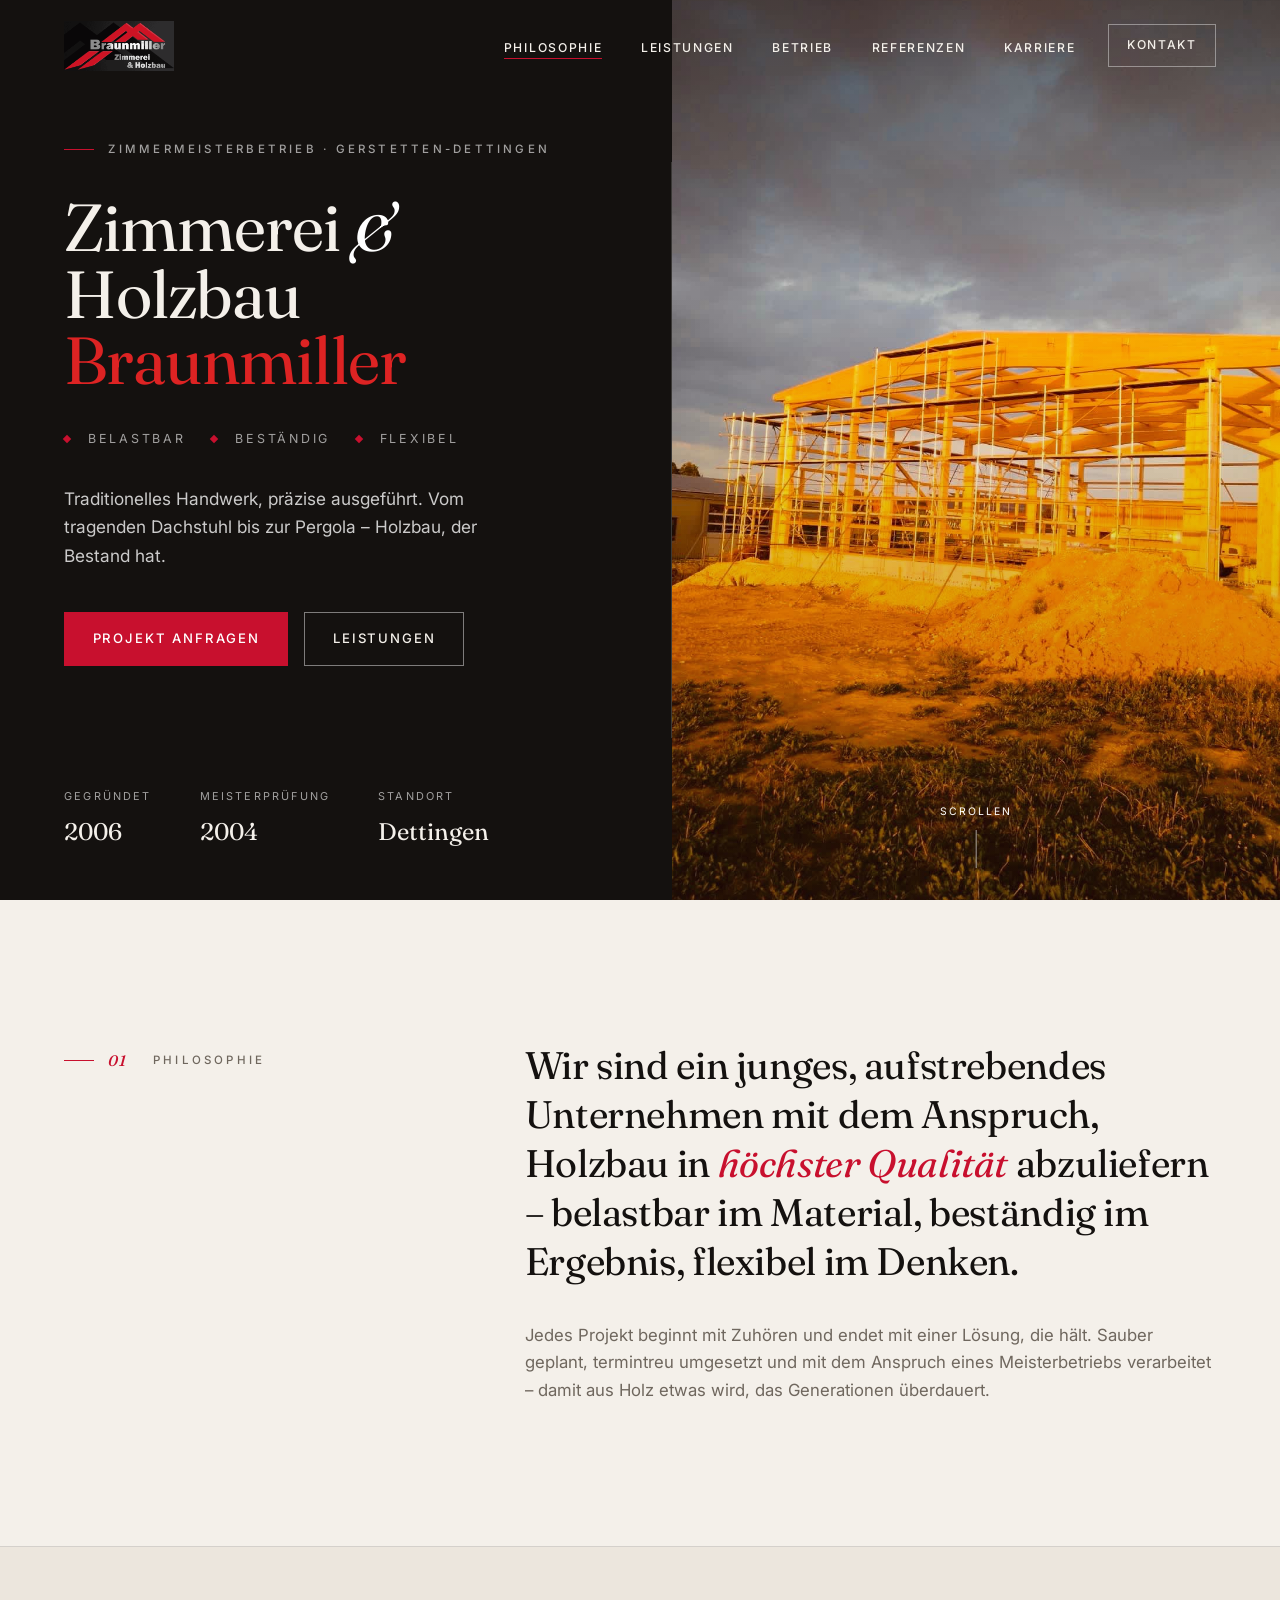
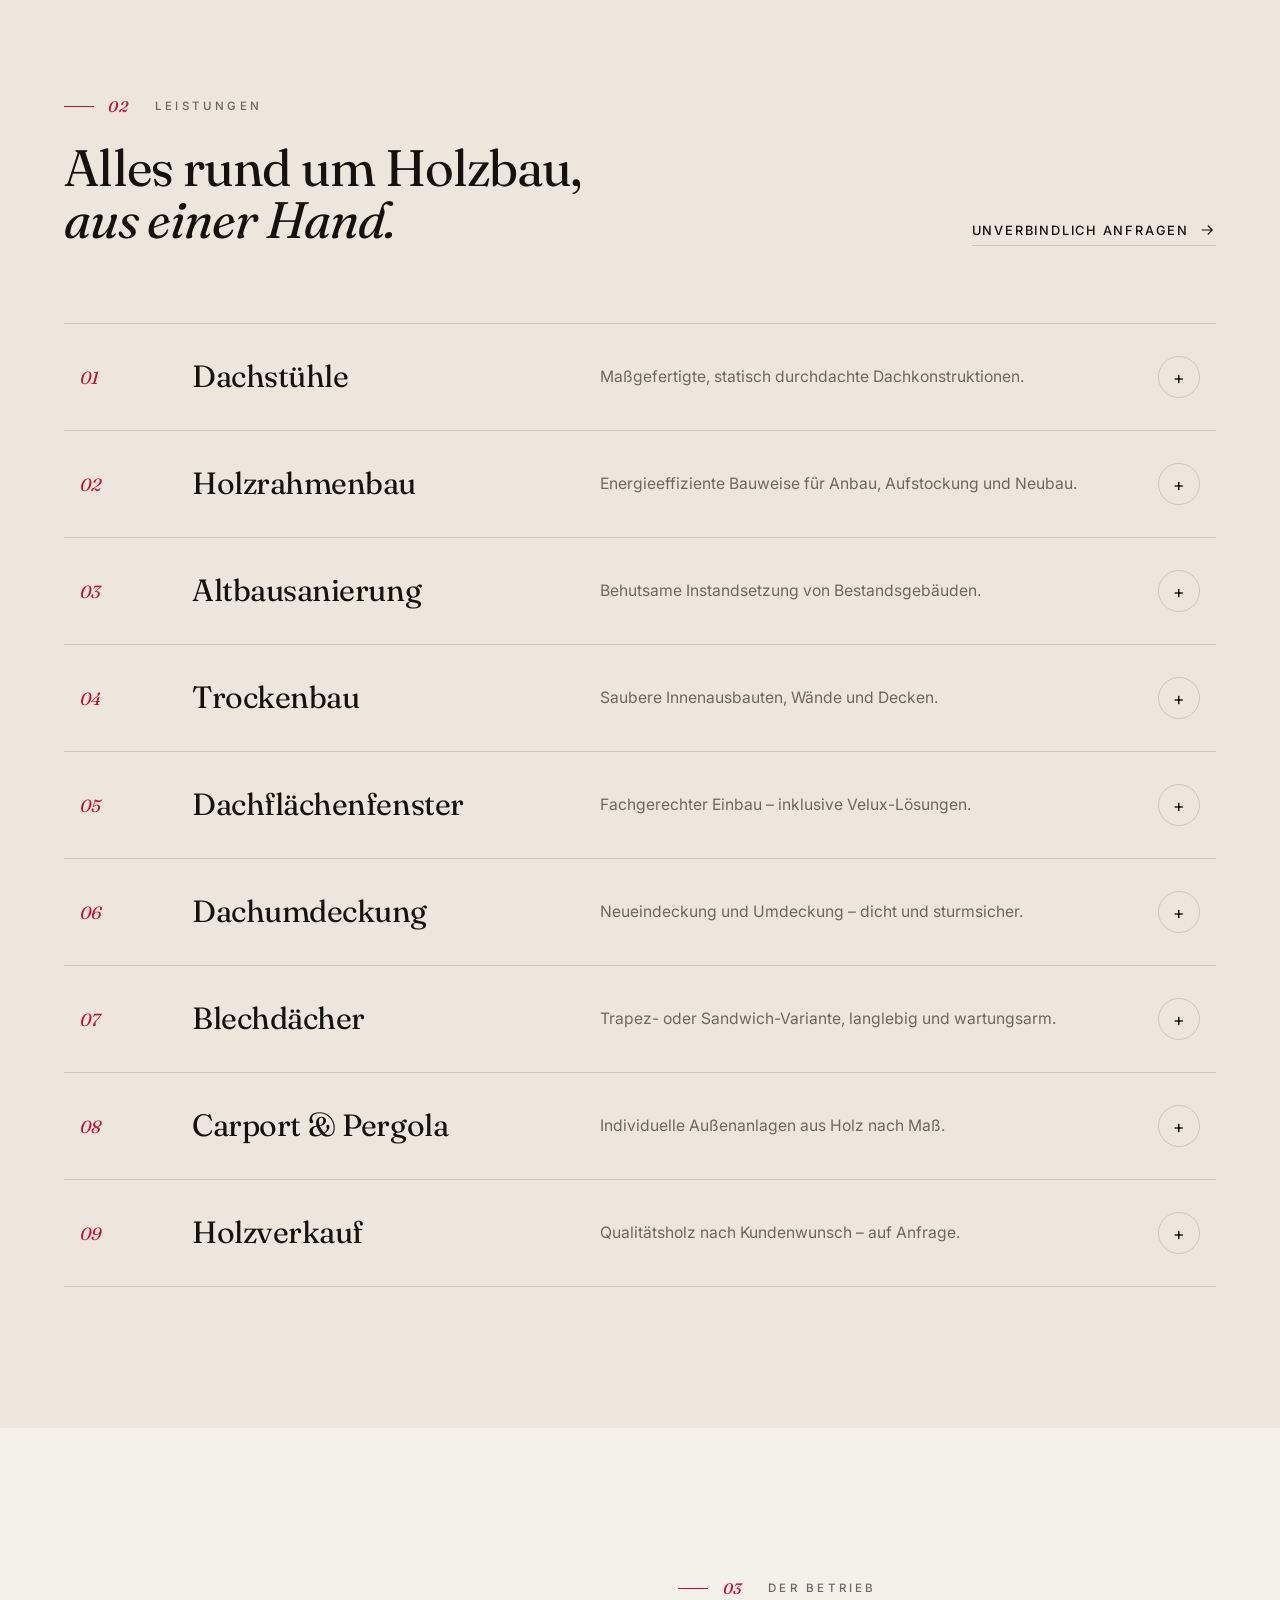
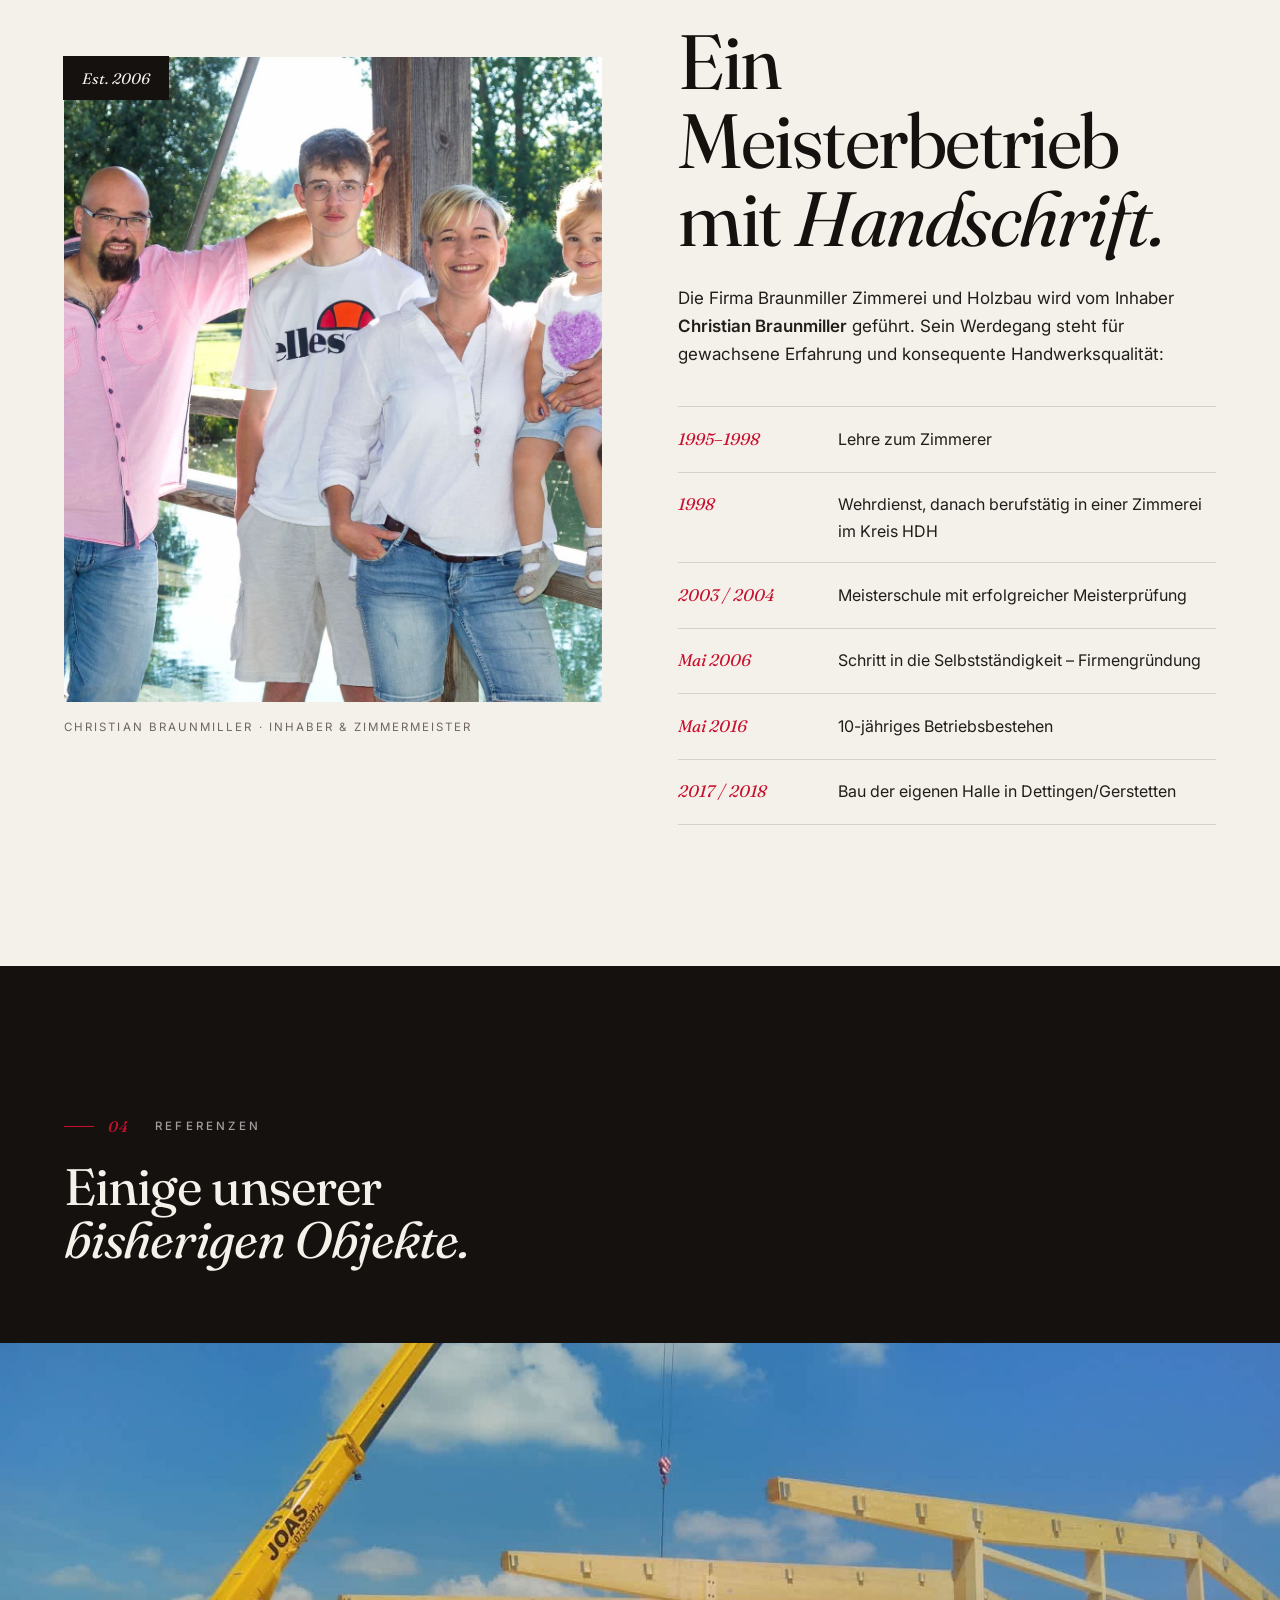
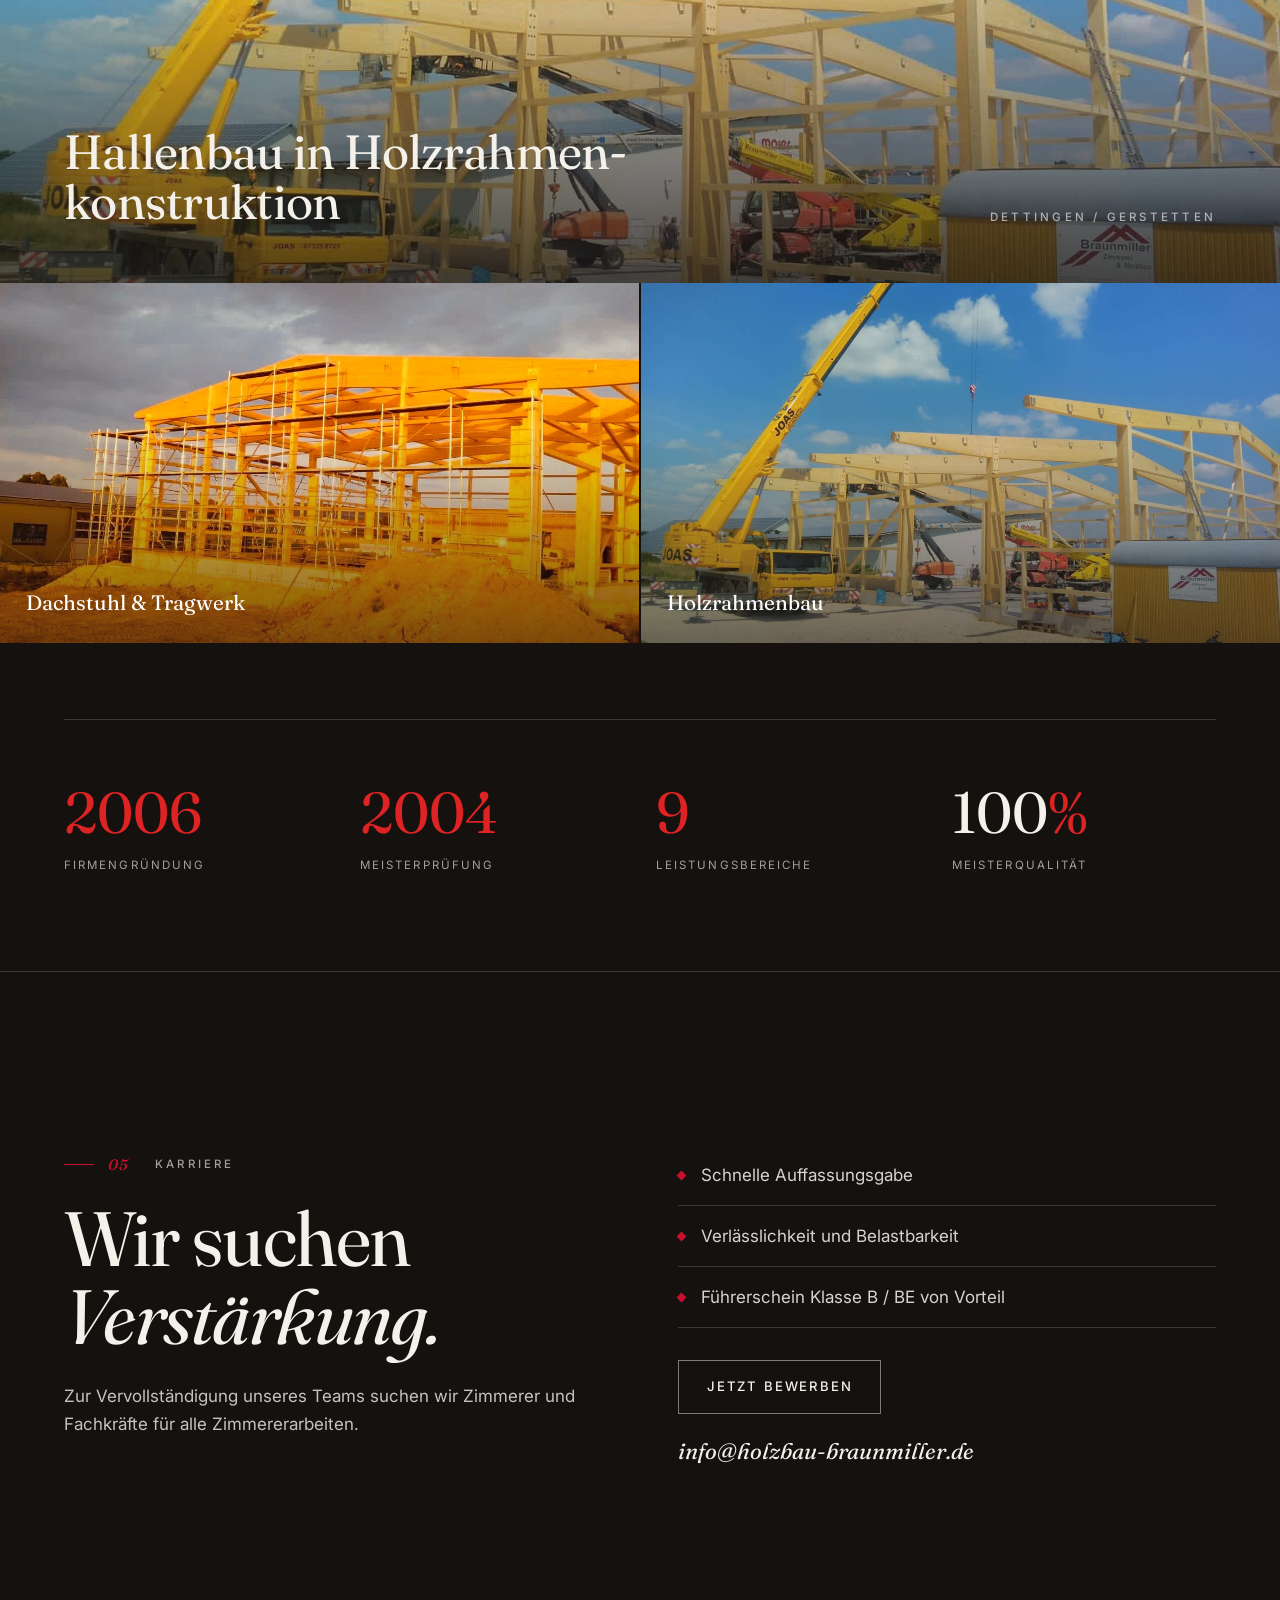
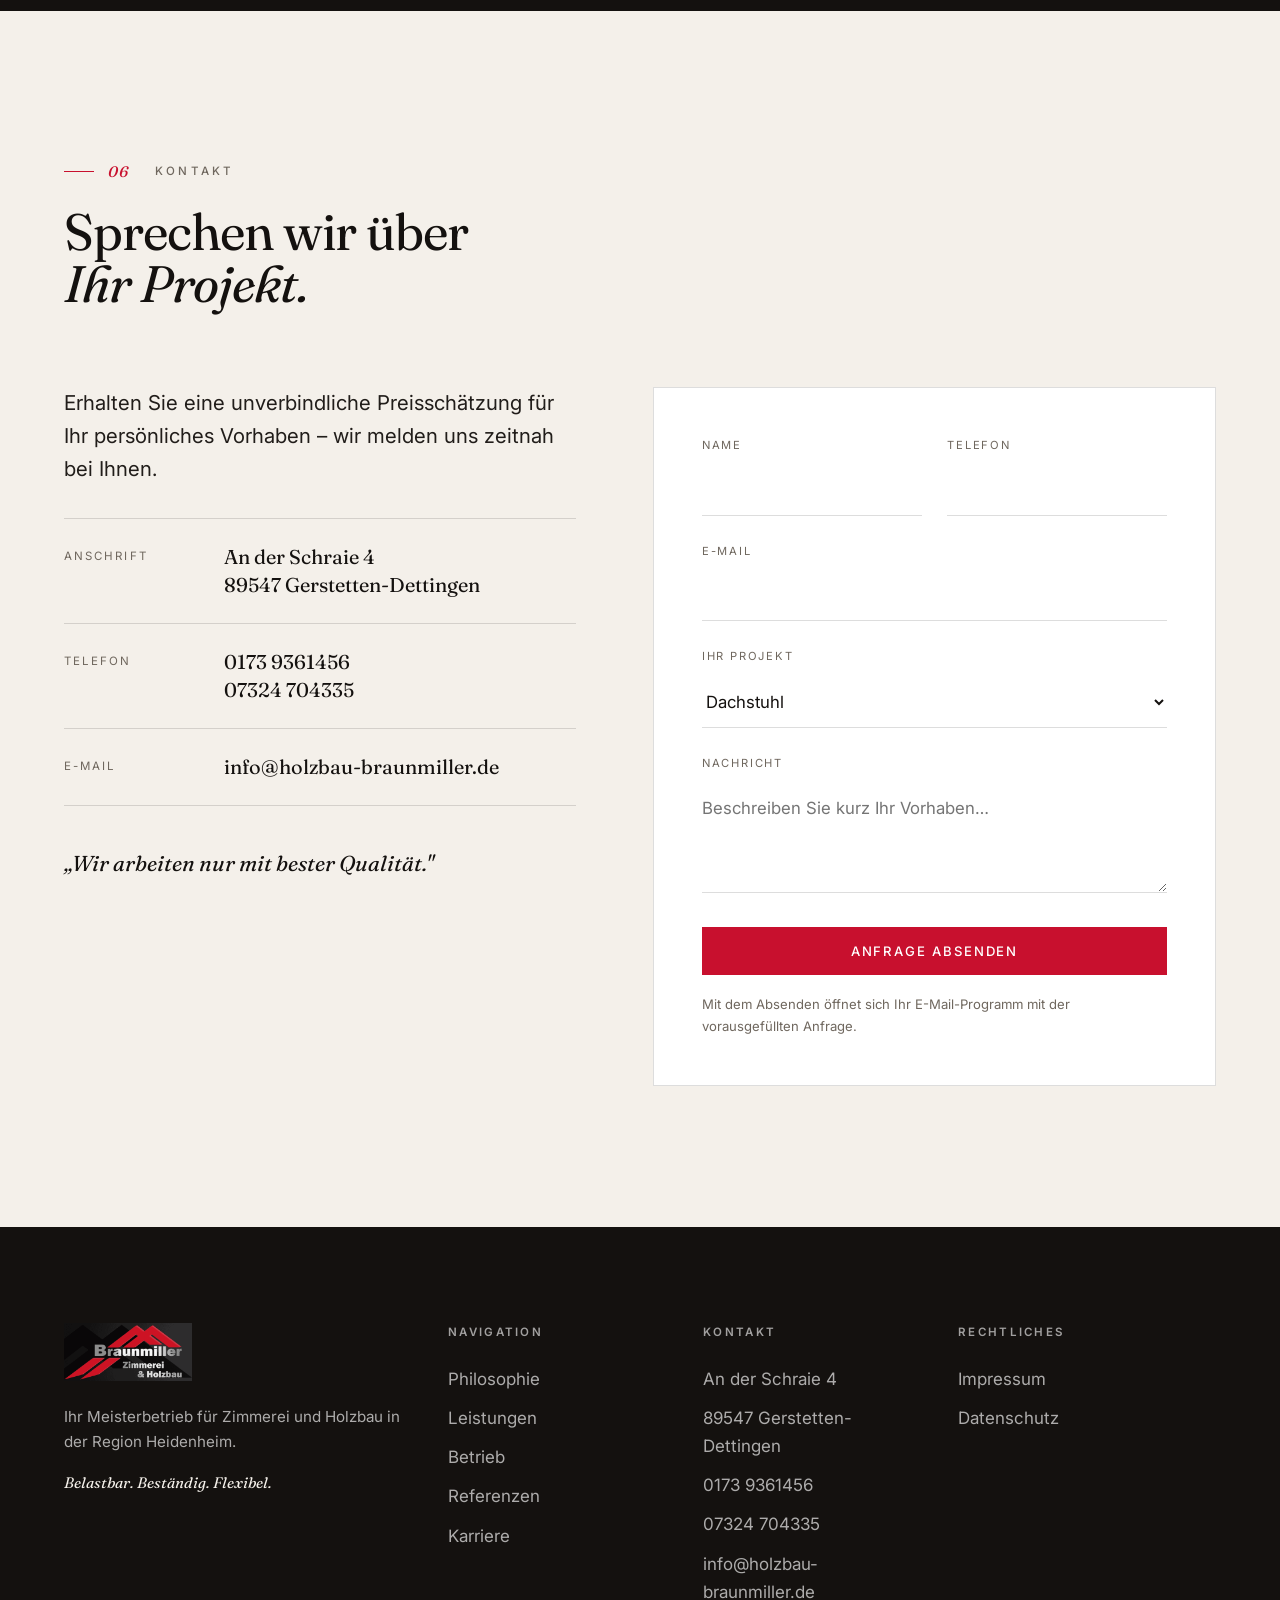
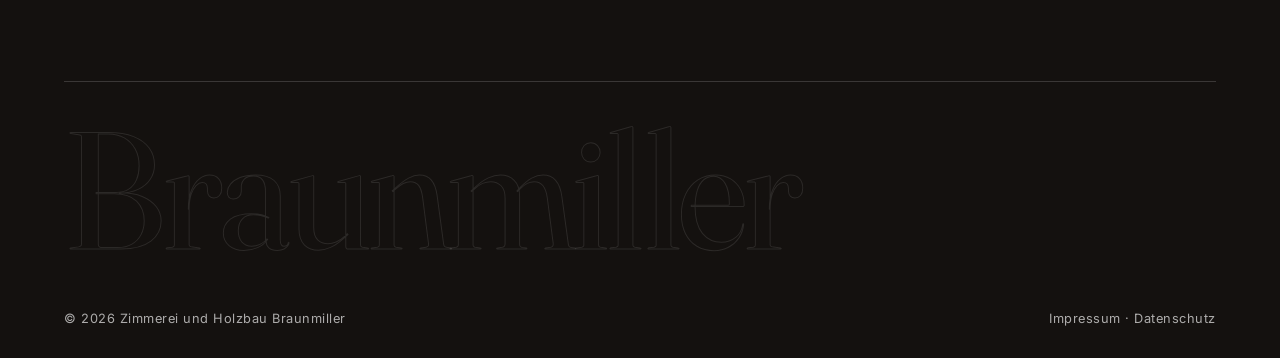
<file: index.html>
<!DOCTYPE html>
<html lang="de">
<head>
  <meta charset="utf-8">
  <meta name="viewport" content="width=device-width, initial-scale=1">
  <title>Braunmiller — Zimmerei und Holzbau · Meisterbetrieb seit 2006</title>
  <meta name="description" content="Braunmiller Zimmerei und Holzbau in Gerstetten-Dettingen. Meisterbetrieb für Dachstühle, Holzrahmenbau, Altbausanierung und mehr. Belastbar. Beständig. Flexibel.">
  <meta name="theme-color" content="#14110f">
  <meta name="robots" content="index, follow">

  <meta property="og:type" content="website">
  <meta property="og:title" content="Braunmiller — Zimmerei und Holzbau">
  <meta property="og:description" content="Meisterbetrieb für Zimmerei und Holzbau in Gerstetten-Dettingen. Belastbar. Beständig. Flexibel.">
  <meta property="og:locale" content="de_DE">

  <link rel="preconnect" href="https://fonts.googleapis.com">
  <link rel="preconnect" href="https://fonts.gstatic.com" crossorigin>
  <link href="https://fonts.googleapis.com/css2?family=Fraunces:ital,opsz,wght@0,9..144,400;0,9..144,500;1,9..144,400;1,9..144,500&family=Inter:wght@400;500;600&display=swap" rel="stylesheet">
  <link rel="stylesheet" href="assets/css/style.css">
  <link rel="icon" type="image/png" href="assets/img/logo.png">

  <script type="application/ld+json">
  {
    "@context": "https://schema.org",
    "@type": "GeneralContractor",
    "name": "Zimmerei und Holzbau Braunmiller",
    "image": "assets/img/logo.png",
    "telephone": "+49 173 9361456",
    "email": "info@holzbau-braunmiller.de",
    "address": { "@type": "PostalAddress", "streetAddress": "An der Schraie 4", "postalCode": "89547", "addressLocality": "Gerstetten-Dettingen", "addressCountry": "DE" },
    "url": "https://holzbau-braunmiller.de",
    "foundingDate": "2006-05",
    "slogan": "Belastbar. Beständig. Flexibel."
  }
  </script>
</head>
<body>

  <!-- HEADER -->
  <header class="site-header" id="header">
    <div class="container site-header__inner">
      <a href="#top" class="brand" aria-label="Startseite – Braunmiller Zimmerei und Holzbau">
        <img src="assets/img/logo.png" alt="Braunmiller Zimmerei und Holzbau" class="brand__logo">
      </a>
      <nav class="nav" id="nav" aria-label="Hauptnavigation">
        <ul class="nav__list">
          <li><a href="#manifest" class="nav__link">Philosophie</a></li>
          <li><a href="#leistungen" class="nav__link">Leistungen</a></li>
          <li><a href="#ueber-uns" class="nav__link">Betrieb</a></li>
          <li><a href="#referenzen" class="nav__link">Referenzen</a></li>
          <li><a href="#karriere" class="nav__link">Karriere</a></li>
        </ul>
      </nav>
      <a href="#kontakt" class="header__contact">Kontakt</a>
      <button class="nav-toggle" id="navToggle" aria-label="Menü öffnen" aria-expanded="false" aria-controls="nav">
        <span></span><span></span><span></span>
      </button>
    </div>
  </header>

  <!-- HERO -->
  <section class="hero" id="top">
    <div class="hero__left">
      <p class="kicker kicker--light hero__kicker">Zimmermeisterbetrieb · Gerstetten-Dettingen</p>
      <h1 class="hero__title">Zimmerei <em>&amp;</em> Holzbau<span class="accent">Braunmiller</span></h1>
      <div class="hero__tagline"><span>Belastbar</span><span>Beständig</span><span>Flexibel</span></div>
      <p class="hero__lede">Traditionelles Handwerk, präzise ausgeführt. Vom tragenden Dachstuhl bis zur Pergola – Holzbau, der Bestand hat.</p>
      <div class="hero__actions">
        <a href="#kontakt" class="btn btn--solid-red"><span>Projekt anfragen</span></a>
        <a href="#leistungen" class="btn btn--light"><span>Leistungen</span></a>
      </div>
      <dl class="hero__meta">
        <div><dt>Gegründet</dt><dd>2006</dd></div>
        <div><dt>Meisterprüfung</dt><dd>2004</dd></div>
        <div><dt>Standort</dt><dd>Dettingen</dd></div>
      </dl>
    </div>
    <div class="hero__right">
      <div class="hero__img" role="img" aria-label="Holzbau-Konstruktion der Zimmerei Braunmiller im Abendlicht"></div>
      <a href="#manifest" class="hero__scroll" aria-label="Weiter scrollen">Scrollen</a>
    </div>
  </section>

  <!-- STATEMENT / PHILOSOPHIE -->
  <section class="statement" id="manifest">
    <div class="container statement__grid">
      <div class="statement__head reveal">
        <p class="kicker"><span class="index-no">01</span>&nbsp;&nbsp;Philosophie</p>
      </div>
      <div class="statement__body reveal reveal-d1">
        <p class="big">Wir sind ein junges, aufstrebendes Unternehmen mit dem Anspruch, Holzbau in <span class="hl">höchster Qualität</span> abzuliefern – belastbar im Material, beständig im Ergebnis, flexibel im Denken.</p>
        <p class="statement__sub">Jedes Projekt beginnt mit Zuhören und endet mit einer Lösung, die hält. Sauber geplant, termintreu umgesetzt und mit dem Anspruch eines Meisterbetriebs verarbeitet – damit aus Holz etwas wird, das Generationen überdauert.</p>
      </div>
    </div>
  </section>

  <!-- LEISTUNGEN -->
  <section class="section section--paper2" id="leistungen">
    <div class="container">
      <div class="section-head reveal">
        <div class="section-head__title">
          <p class="kicker"><span class="index-no">02</span>&nbsp;&nbsp;Leistungen</p>
          <h2 class="display sm">Alles rund um Holzbau,<br><em>aus einer Hand.</em></h2>
        </div>
        <a href="#kontakt" class="link-arrow">Unverbindlich anfragen
          <svg viewBox="0 0 24 24" fill="none" stroke="currentColor" stroke-width="1.5"><path d="M5 12h14M13 6l6 6-6 6"/></svg>
        </a>
      </div>

      <div class="services-list reveal reveal-d1">
        <div class="service-row"><span class="service-row__no">01</span><h3 class="service-row__name">Dachstühle</h3><p class="service-row__desc">Maßgefertigte, statisch durchdachte Dachkonstruktionen.</p><span class="service-row__plus" aria-hidden="true">+</span></div>
        <div class="service-row"><span class="service-row__no">02</span><h3 class="service-row__name">Holzrahmenbau</h3><p class="service-row__desc">Energieeffiziente Bauweise für Anbau, Aufstockung und Neubau.</p><span class="service-row__plus" aria-hidden="true">+</span></div>
        <div class="service-row"><span class="service-row__no">03</span><h3 class="service-row__name">Altbausanierung</h3><p class="service-row__desc">Behutsame Instandsetzung von Bestandsgebäuden.</p><span class="service-row__plus" aria-hidden="true">+</span></div>
        <div class="service-row"><span class="service-row__no">04</span><h3 class="service-row__name">Trockenbau</h3><p class="service-row__desc">Saubere Innenausbauten, Wände und Decken.</p><span class="service-row__plus" aria-hidden="true">+</span></div>
        <div class="service-row"><span class="service-row__no">05</span><h3 class="service-row__name">Dachflächenfenster</h3><p class="service-row__desc">Fachgerechter Einbau – inklusive Velux-Lösungen.</p><span class="service-row__plus" aria-hidden="true">+</span></div>
        <div class="service-row"><span class="service-row__no">06</span><h3 class="service-row__name">Dachumdeckung</h3><p class="service-row__desc">Neueindeckung und Umdeckung – dicht und sturmsicher.</p><span class="service-row__plus" aria-hidden="true">+</span></div>
        <div class="service-row"><span class="service-row__no">07</span><h3 class="service-row__name">Blechdächer</h3><p class="service-row__desc">Trapez- oder Sandwich-Variante, langlebig und wartungsarm.</p><span class="service-row__plus" aria-hidden="true">+</span></div>
        <div class="service-row"><span class="service-row__no">08</span><h3 class="service-row__name">Carport &amp; Pergola</h3><p class="service-row__desc">Individuelle Außenanlagen aus Holz nach Maß.</p><span class="service-row__plus" aria-hidden="true">+</span></div>
        <div class="service-row"><span class="service-row__no">09</span><h3 class="service-row__name">Holzverkauf</h3><p class="service-row__desc">Qualitätsholz nach Kundenwunsch – auf Anfrage.</p><span class="service-row__plus" aria-hidden="true">+</span></div>
      </div>
    </div>
  </section>

  <!-- ÜBER UNS / BETRIEB -->
  <section class="section" id="ueber-uns">
    <div class="container about__grid">
      <figure class="about__media reveal">
        <span class="frame-no">Est. 2006</span>
        <img src="assets/img/about.jpg" alt="Christian Braunmiller mit Familie">
        <figcaption>Christian Braunmiller · Inhaber &amp; Zimmermeister</figcaption>
      </figure>
      <div class="about__text reveal reveal-d1">
        <p class="kicker"><span class="index-no">03</span>&nbsp;&nbsp;Der Betrieb</p>
        <h2 class="display sm" style="margin-top:1.4rem;">Ein Meisterbetrieb<br>mit <em>Handschrift.</em></h2>
        <p class="about__intro">Die Firma Braunmiller Zimmerei und Holzbau wird vom Inhaber <strong>Christian Braunmiller</strong> geführt. Sein Werdegang steht für gewachsene Erfahrung und konsequente Handwerksqualität:</p>
        <ol class="timeline">
          <li><span class="timeline__year">1995–1998</span><span class="timeline__text">Lehre zum Zimmerer</span></li>
          <li><span class="timeline__year">1998</span><span class="timeline__text">Wehrdienst, danach berufstätig in einer Zimmerei im Kreis HDH</span></li>
          <li><span class="timeline__year">2003 / 2004</span><span class="timeline__text">Meisterschule mit erfolgreicher Meisterprüfung</span></li>
          <li><span class="timeline__year">Mai 2006</span><span class="timeline__text">Schritt in die Selbstständigkeit – Firmengründung</span></li>
          <li><span class="timeline__year">Mai 2016</span><span class="timeline__text">10-jähriges Betriebsbestehen</span></li>
          <li><span class="timeline__year">2017 / 2018</span><span class="timeline__text">Bau der eigenen Halle in Dettingen/Gerstetten</span></li>
        </ol>
      </div>
    </div>
  </section>

  <!-- REFERENZEN -->
  <section class="section section--dark" id="referenzen" style="padding-bottom:0;">
    <div class="container">
      <div class="section-head reveal">
        <div class="section-head__title">
          <p class="kicker kicker--light"><span class="index-no">04</span>&nbsp;&nbsp;Referenzen</p>
          <h2 class="display sm" style="color:var(--paper);margin-top:1.4rem;">Einige unserer<br><em>bisherigen Objekte.</em></h2>
        </div>
      </div>
    </div>
    <figure class="refs__feature reveal">
      <img src="assets/img/references.jpg" alt="Holzhalle in Holzrahmenkonstruktion mit Kran – Referenzobjekt der Zimmerei Braunmiller">
      <figcaption class="refs__caption">
        <h3>Hallenbau in Holzrahmen­konstruktion</h3>
        <span class="kicker kicker--light kicker--plain">Dettingen / Gerstetten</span>
      </figcaption>
    </figure>
    <div class="refs__pair reveal reveal-d1">
      <figure>
        <img src="assets/img/hero.jpg" alt="Fertiggestelltes Tragwerk im Abendlicht">
        <figcaption>Dachstuhl &amp; Tragwerk</figcaption>
      </figure>
      <figure>
        <img src="assets/img/references.jpg" alt="Holzbau-Projekt im Bau">
        <figcaption>Holzrahmenbau</figcaption>
      </figure>
    </div>
    <!-- Kennzahlen innerhalb des dunklen Bereichs -->
    <div class="container">
      <div class="stats reveal">
        <div class="stats__grid">
          <div class="stat reveal"><span class="stat__num"><em>2006</em></span><span class="stat__label">Firmengründung</span></div>
          <div class="stat reveal reveal-d1"><span class="stat__num"><em>2004</em></span><span class="stat__label">Meisterprüfung</span></div>
          <div class="stat reveal reveal-d2"><span class="stat__num"><em>9</em></span><span class="stat__label">Leistungsbereiche</span></div>
          <div class="stat reveal reveal-d3"><span class="stat__num">100<em>%</em></span><span class="stat__label">Meisterqualität</span></div>
        </div>
      </div>
      <div style="height:clamp(4rem,8vw,6rem)"></div>
    </div>
  </section>

  <!-- KARRIERE -->
  <section class="section section--dark" id="karriere" style="border-top:1px solid var(--line-light);">
    <div class="container career__grid">
      <div class="reveal">
        <p class="kicker kicker--light"><span class="index-no">05</span>&nbsp;&nbsp;Karriere</p>
        <h2 class="display sm" style="color:var(--paper);margin-top:1.4rem;">Wir suchen<br><em>Verstärkung.</em></h2>
        <p class="muted" style="margin-top:1.6rem;color:rgba(255,255,255,.75);max-width:34rem;">Zur Vervollständigung unseres Teams suchen wir Zimmerer und Fachkräfte für alle Zimmererarbeiten.</p>
      </div>
      <div class="reveal reveal-d1">
        <ul class="career__list">
          <li>Schnelle Auffassungsgabe</li>
          <li>Verlässlichkeit und Belastbarkeit</li>
          <li>Führerschein Klasse B / BE von Vorteil</li>
        </ul>
        <div class="career__cta">
          <a href="mailto:info@holzbau-braunmiller.de?subject=Bewerbung%20Zimmerei%20Braunmiller" class="btn btn--light"><span>Jetzt bewerben</span></a>
          <span class="career__mail">info@holzbau-braunmiller.de</span>
        </div>
      </div>
    </div>
  </section>

  <!-- KONTAKT -->
  <section class="section" id="kontakt">
    <div class="container">
      <div class="section-head reveal">
        <div class="section-head__title">
          <p class="kicker"><span class="index-no">06</span>&nbsp;&nbsp;Kontakt</p>
          <h2 class="display sm">Sprechen wir über<br><em>Ihr Projekt.</em></h2>
        </div>
      </div>

      <div class="contact__grid">
        <div class="reveal">
          <p class="lede">Erhalten Sie eine unverbindliche Preisschätzung für Ihr persönliches Vorhaben – wir melden uns zeitnah bei Ihnen.</p>
          <dl class="contact__list">
            <li><dt>Anschrift</dt><dd>An der Schraie 4<br>89547 Gerstetten-Dettingen</dd></li>
            <li><dt>Telefon</dt><dd><a href="tel:+491739361456">0173 9361456</a><br><a href="tel:+497324704335">07324 704335</a></dd></li>
            <li><dt>E-Mail</dt><dd><a href="mailto:info@holzbau-braunmiller.de">info@holzbau-braunmiller.de</a></dd></li>
          </dl>
          <p class="contact__quality">„Wir arbeiten nur mit bester Qualität."</p>
        </div>

        <form class="contact__form reveal reveal-d1" name="kontakt" onsubmit="return Site.submitForm(this);">
          <div class="field field--row">
            <div><label for="f-name">Name</label><input id="f-name" type="text" name="name" required autocomplete="name"></div>
            <div><label for="f-tel">Telefon</label><input id="f-tel" type="tel" name="telefon" autocomplete="tel"></div>
          </div>
          <div class="field"><label for="f-mail">E-Mail</label><input id="f-mail" type="email" name="email" required autocomplete="email"></div>
          <div class="field"><label for="f-proj">Ihr Projekt</label>
            <select id="f-proj" name="projekt">
              <option>Dachstuhl</option><option>Holzrahmenbau</option><option>Altbausanierung</option>
              <option>Trockenbau</option><option>Dachflächenfenster</option><option>Dachumdeckung / Blechdach</option>
              <option>Carport / Pergola</option><option>Holzverkauf</option><option>Sonstiges</option>
            </select>
          </div>
          <div class="field"><label for="f-msg">Nachricht</label><textarea id="f-msg" name="nachricht" rows="4" placeholder="Beschreiben Sie kurz Ihr Vorhaben…"></textarea></div>
          <button type="submit" class="btn btn--solid-red" style="width:100%;"><span>Anfrage absenden</span></button>
          <p class="form__note">Mit dem Absenden öffnet sich Ihr E-Mail-Programm mit der vorausgefüllten Anfrage.</p>
        </form>
      </div>
    </div>
  </section>

  <!-- FOOTER -->
  <footer class="site-footer">
    <div class="container">
      <div class="footer__top">
        <div class="footer__brand">
          <img src="assets/img/logo.png" alt="Braunmiller Zimmerei und Holzbau" class="footer__logo">
          <p>Ihr Meisterbetrieb für Zimmerei und Holzbau in der Region Heidenheim.</p>
          <p class="footer__tag">Belastbar. Beständig. Flexibel.</p>
        </div>
        <div class="footer__col">
          <h4>Navigation</h4>
          <ul>
            <li><a href="#manifest">Philosophie</a></li>
            <li><a href="#leistungen">Leistungen</a></li>
            <li><a href="#ueber-uns">Betrieb</a></li>
            <li><a href="#referenzen">Referenzen</a></li>
            <li><a href="#karriere">Karriere</a></li>
          </ul>
        </div>
        <div class="footer__col">
          <h4>Kontakt</h4>
          <ul>
            <li>An der Schraie 4</li>
            <li>89547 Gerstetten-Dettingen</li>
            <li><a href="tel:+491739361456">0173 9361456</a></li>
            <li><a href="tel:+497324704335">07324 704335</a></li>
            <li><a href="mailto:info@holzbau-braunmiller.de">info@holzbau-braunmiller.de</a></li>
          </ul>
        </div>
        <div class="footer__col">
          <h4>Rechtliches</h4>
          <ul>
            <li><a href="impressum.html">Impressum</a></li>
            <li><a href="datenschutz.html">Datenschutz</a></li>
          </ul>
        </div>
      </div>
      <div class="footer__wordmark" aria-hidden="true">Braunmiller</div>
    </div>
    <div class="footer__bar">
      <div class="container footer__bar-inner">
        <span>© <span id="year"></span> Zimmerei und Holzbau Braunmiller</span>
        <span><a href="impressum.html">Impressum</a> · <a href="datenschutz.html">Datenschutz</a></span>
      </div>
    </div>
  </footer>

  <script src="assets/js/main.js"></script>
</body>
</html>
</file>
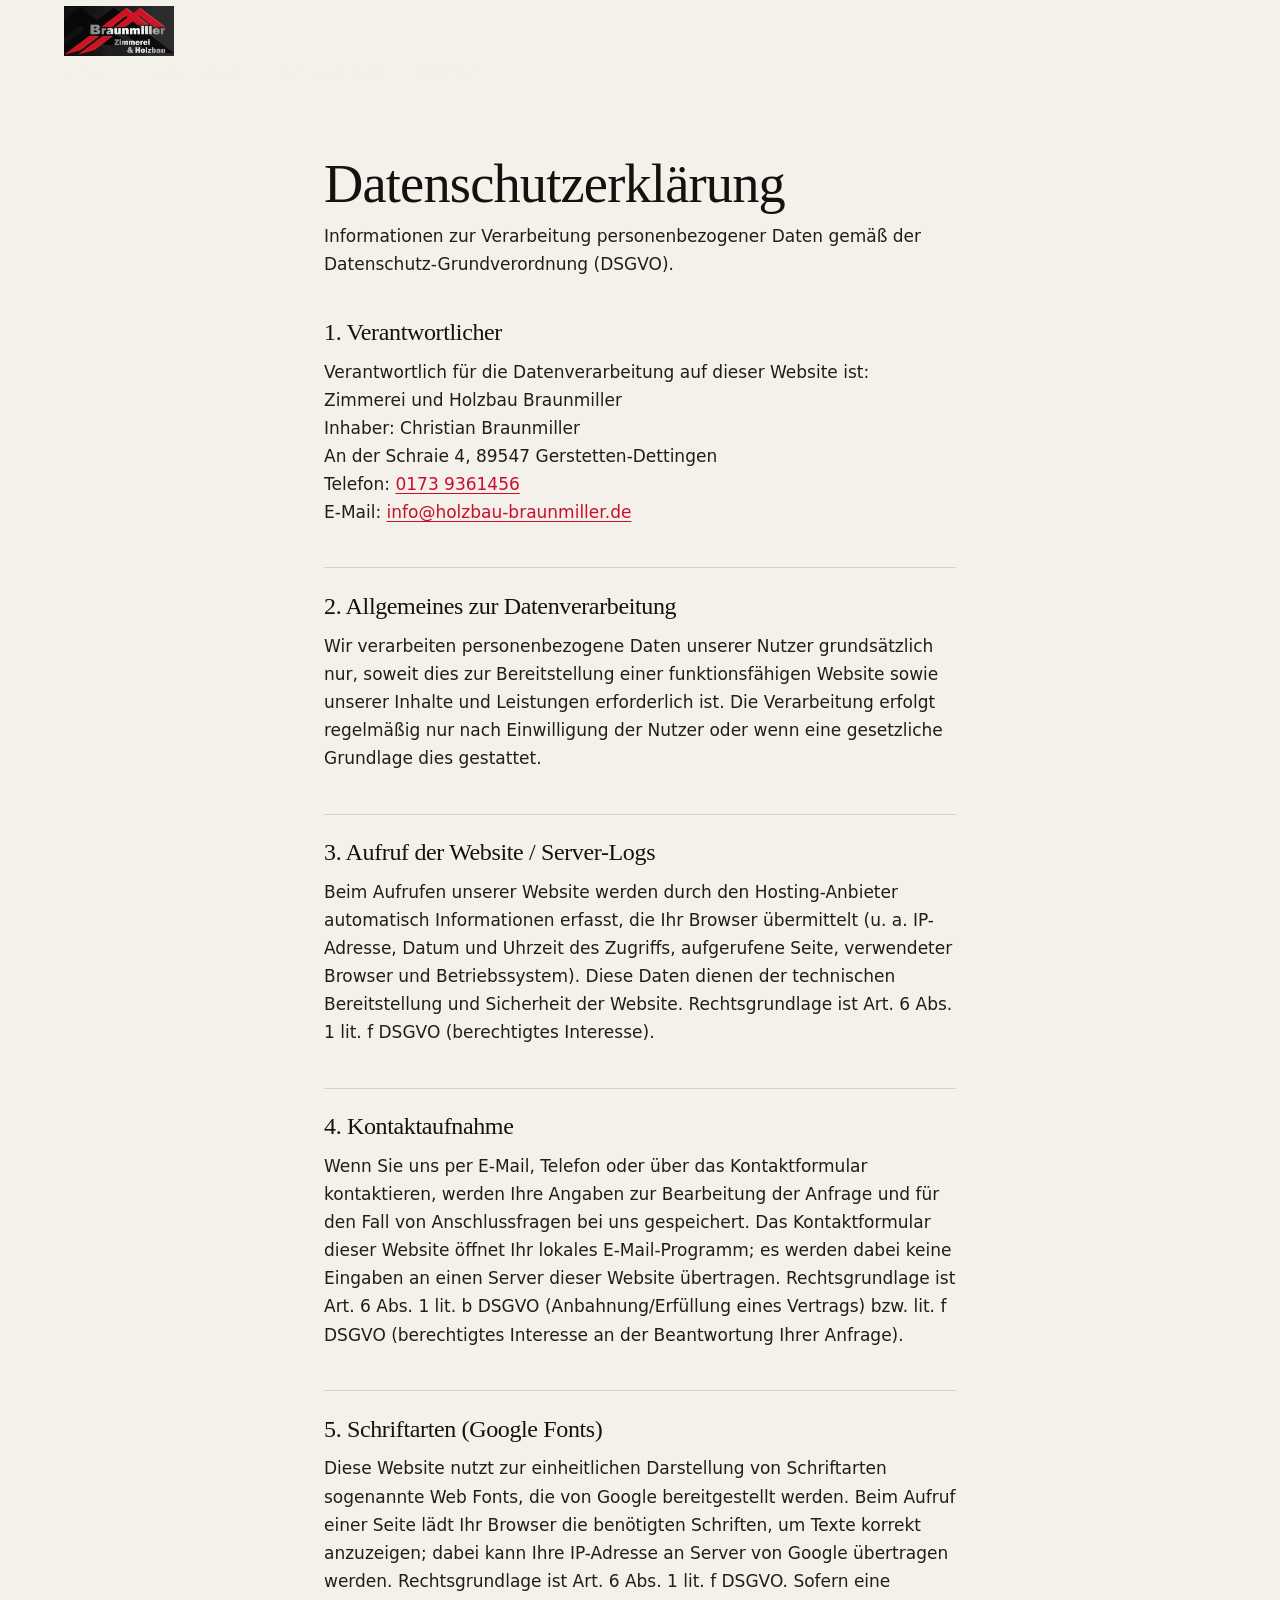
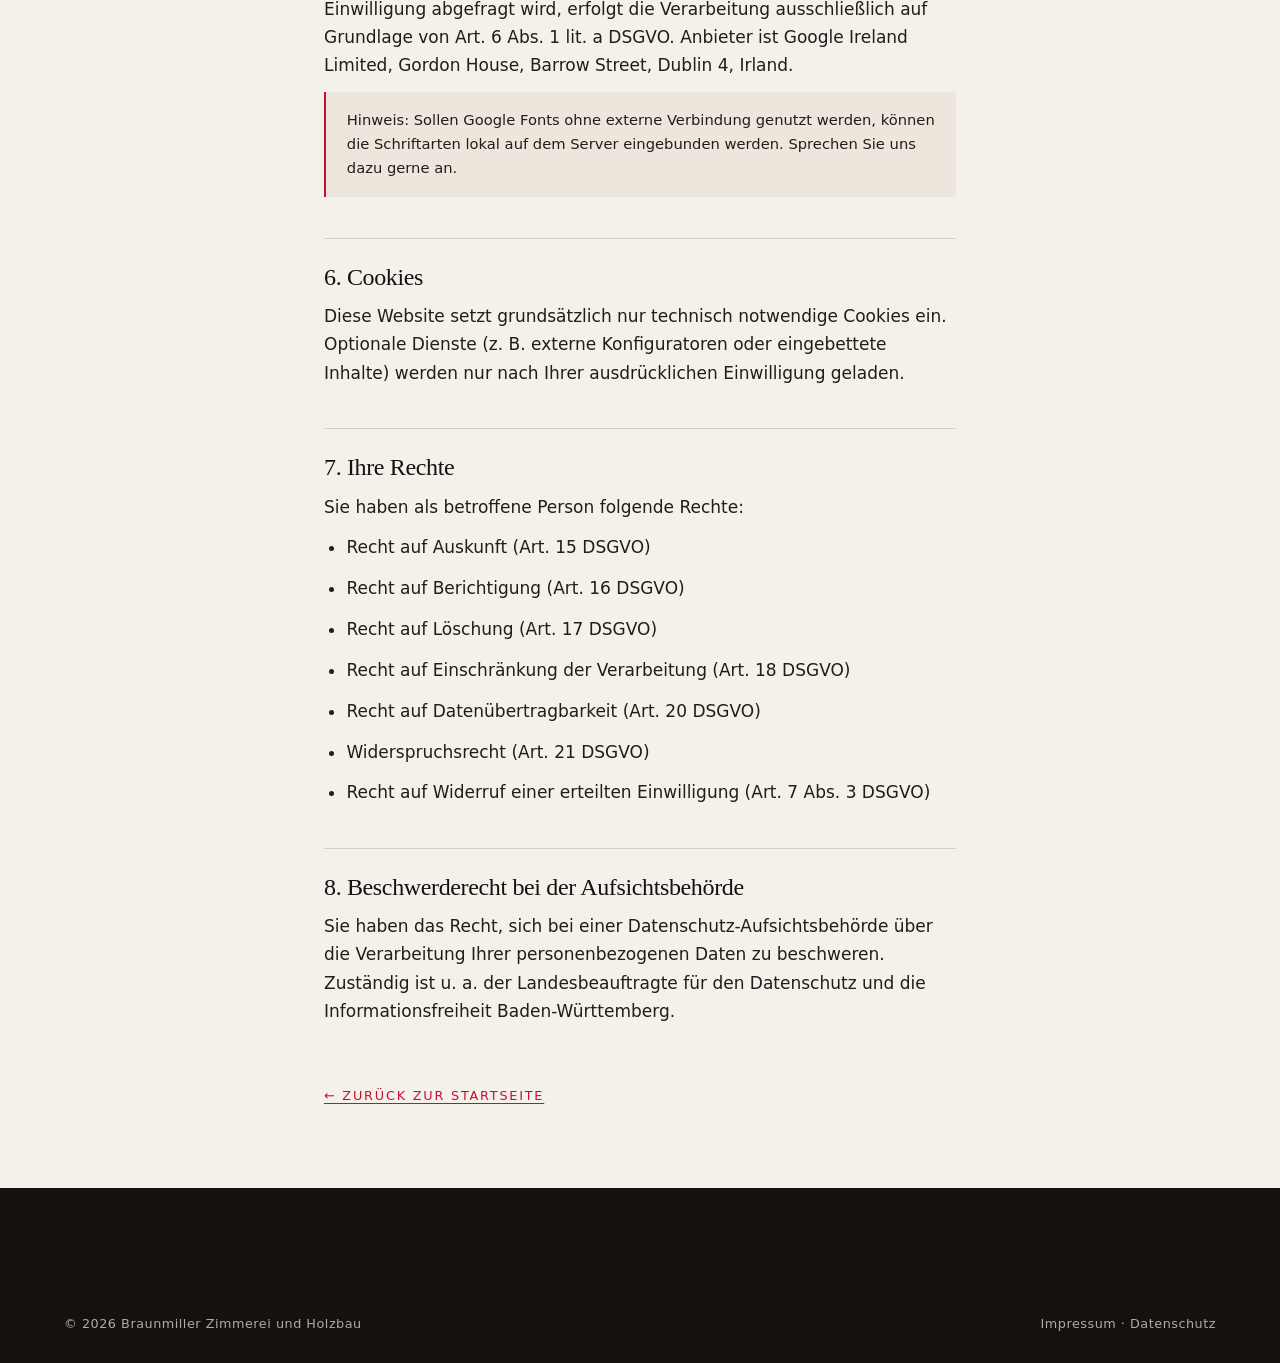
<file: datenschutz.html>
<!DOCTYPE html>
<html lang="de">
<head>
  <meta charset="utf-8">
  <meta name="viewport" content="width=device-width, initial-scale=1">
  <title>Datenschutzerklärung | Zimmerei und Holzbau Braunmiller</title>
  <meta name="description" content="Datenschutzerklärung der Zimmerei und Holzbau Braunmiller, Gerstetten-Dettingen.">
  <meta name="robots" content="noindex, follow">
  <link rel="preconnect" href="https://fonts.googleapis.com">
  <link rel="preconnect" href="https://fonts.gstatic.com" crossorigin>
  <link href="https://fonts.googleapis.com/css2?family=Hind:wght@300;400;500;600;700&family=Poppins:wght@500;600;700;800&display=swap" rel="stylesheet">
  <link rel="stylesheet" href="assets/css/style.css">
  <link rel="icon" type="image/png" href="assets/img/logo.png">
</head>
<body>
  <header class="site-header scrolled" id="header">
    <div class="container header__inner">
      <a href="index.html" class="brand" aria-label="Zur Startseite">
        <img src="assets/img/logo.png" alt="Braunmiller Zimmerei und Holzbau" class="brand__logo">
      </a>
      <nav class="nav" id="nav" aria-label="Hauptnavigation">
        <ul class="nav__list">
          <li><a href="index.html#top" class="nav__link">Start</a></li>
          <li><a href="index.html#leistungen" class="nav__link">Leistungen</a></li>
          <li><a href="index.html#referenzen" class="nav__link">Referenzen</a></li>
          <li><a href="index.html#kontakt" class="nav__link">Kontakt</a></li>
        </ul>
      </nav>
      <button class="nav-toggle" id="navToggle" aria-label="Menü öffnen" aria-expanded="false" aria-controls="nav">
        <span></span><span></span><span></span>
      </button>
    </div>
  </header>

  <main class="legal">
    <div class="container">
      <h1>Datenschutzerklärung</h1>
      <p class="legal__lead">Informationen zur Verarbeitung personenbezogener Daten gemäß der Datenschutz-Grundverordnung (DSGVO).</p>

      <h2>1. Verantwortlicher</h2>
      <p>
        Verantwortlich für die Datenverarbeitung auf dieser Website ist:<br>
        Zimmerei und Holzbau Braunmiller<br>
        Inhaber: Christian Braunmiller<br>
        An der Schraie 4, 89547 Gerstetten-Dettingen<br>
        Telefon: <a href="tel:+491739361456">0173 9361456</a><br>
        E-Mail: <a href="mailto:info@holzbau-braunmiller.de">info@holzbau-braunmiller.de</a>
      </p>

      <h2>2. Allgemeines zur Datenverarbeitung</h2>
      <p>
        Wir verarbeiten personenbezogene Daten unserer Nutzer grundsätzlich nur, soweit dies zur Bereitstellung
        einer funktionsfähigen Website sowie unserer Inhalte und Leistungen erforderlich ist. Die Verarbeitung
        erfolgt regelmäßig nur nach Einwilligung der Nutzer oder wenn eine gesetzliche Grundlage dies gestattet.
      </p>

      <h2>3. Aufruf der Website / Server-Logs</h2>
      <p>
        Beim Aufrufen unserer Website werden durch den Hosting-Anbieter automatisch Informationen erfasst, die Ihr
        Browser übermittelt (u. a. IP-Adresse, Datum und Uhrzeit des Zugriffs, aufgerufene Seite, verwendeter
        Browser und Betriebssystem). Diese Daten dienen der technischen Bereitstellung und Sicherheit der Website.
        Rechtsgrundlage ist Art. 6 Abs. 1 lit. f DSGVO (berechtigtes Interesse).
      </p>

      <h2>4. Kontaktaufnahme</h2>
      <p>
        Wenn Sie uns per E-Mail, Telefon oder über das Kontaktformular kontaktieren, werden Ihre Angaben zur
        Bearbeitung der Anfrage und für den Fall von Anschlussfragen bei uns gespeichert. Das Kontaktformular dieser
        Website öffnet Ihr lokales E-Mail-Programm; es werden dabei keine Eingaben an einen Server dieser Website
        übertragen. Rechtsgrundlage ist Art. 6 Abs. 1 lit. b DSGVO (Anbahnung/Erfüllung eines Vertrags) bzw. lit. f
        DSGVO (berechtigtes Interesse an der Beantwortung Ihrer Anfrage).
      </p>

      <h2>5. Schriftarten (Google Fonts)</h2>
      <p>
        Diese Website nutzt zur einheitlichen Darstellung von Schriftarten sogenannte Web Fonts, die von Google
        bereitgestellt werden. Beim Aufruf einer Seite lädt Ihr Browser die benötigten Schriften, um Texte korrekt
        anzuzeigen; dabei kann Ihre IP-Adresse an Server von Google übertragen werden. Rechtsgrundlage ist
        Art. 6 Abs. 1 lit. f DSGVO. Sofern eine Einwilligung abgefragt wird, erfolgt die Verarbeitung ausschließlich
        auf Grundlage von Art. 6 Abs. 1 lit. a DSGVO. Anbieter ist Google Ireland Limited, Gordon House, Barrow
        Street, Dublin 4, Irland.
      </p>
      <p class="legal__note">
        Hinweis: Sollen Google Fonts ohne externe Verbindung genutzt werden, können die Schriftarten lokal auf dem
        Server eingebunden werden. Sprechen Sie uns dazu gerne an.
      </p>

      <h2>6. Cookies</h2>
      <p>
        Diese Website setzt grundsätzlich nur technisch notwendige Cookies ein. Optionale Dienste (z. B. externe
        Konfiguratoren oder eingebettete Inhalte) werden nur nach Ihrer ausdrücklichen Einwilligung geladen.
      </p>

      <h2>7. Ihre Rechte</h2>
      <p>Sie haben als betroffene Person folgende Rechte:</p>
      <ul>
        <li>Recht auf Auskunft (Art. 15 DSGVO)</li>
        <li>Recht auf Berichtigung (Art. 16 DSGVO)</li>
        <li>Recht auf Löschung (Art. 17 DSGVO)</li>
        <li>Recht auf Einschränkung der Verarbeitung (Art. 18 DSGVO)</li>
        <li>Recht auf Datenübertragbarkeit (Art. 20 DSGVO)</li>
        <li>Widerspruchsrecht (Art. 21 DSGVO)</li>
        <li>Recht auf Widerruf einer erteilten Einwilligung (Art. 7 Abs. 3 DSGVO)</li>
      </ul>

      <h2>8. Beschwerderecht bei der Aufsichtsbehörde</h2>
      <p>
        Sie haben das Recht, sich bei einer Datenschutz-Aufsichtsbehörde über die Verarbeitung Ihrer
        personenbezogenen Daten zu beschweren. Zuständig ist u. a. der Landesbeauftragte für den Datenschutz und die
        Informationsfreiheit Baden-Württemberg.
      </p>

      <a href="index.html" class="legal__back">← Zurück zur Startseite</a>
    </div>
  </main>

  <footer class="site-footer">
    <div class="footer__bar">
      <div class="container footer__bar-inner">
        <span>© <span id="year"></span> Braunmiller Zimmerei und Holzbau</span>
        <span class="footer__links"><a href="impressum.html">Impressum</a> · <a href="datenschutz.html">Datenschutz</a></span>
      </div>
    </div>
  </footer>

  <script src="assets/js/main.js"></script>
</body>
</html>
</file>
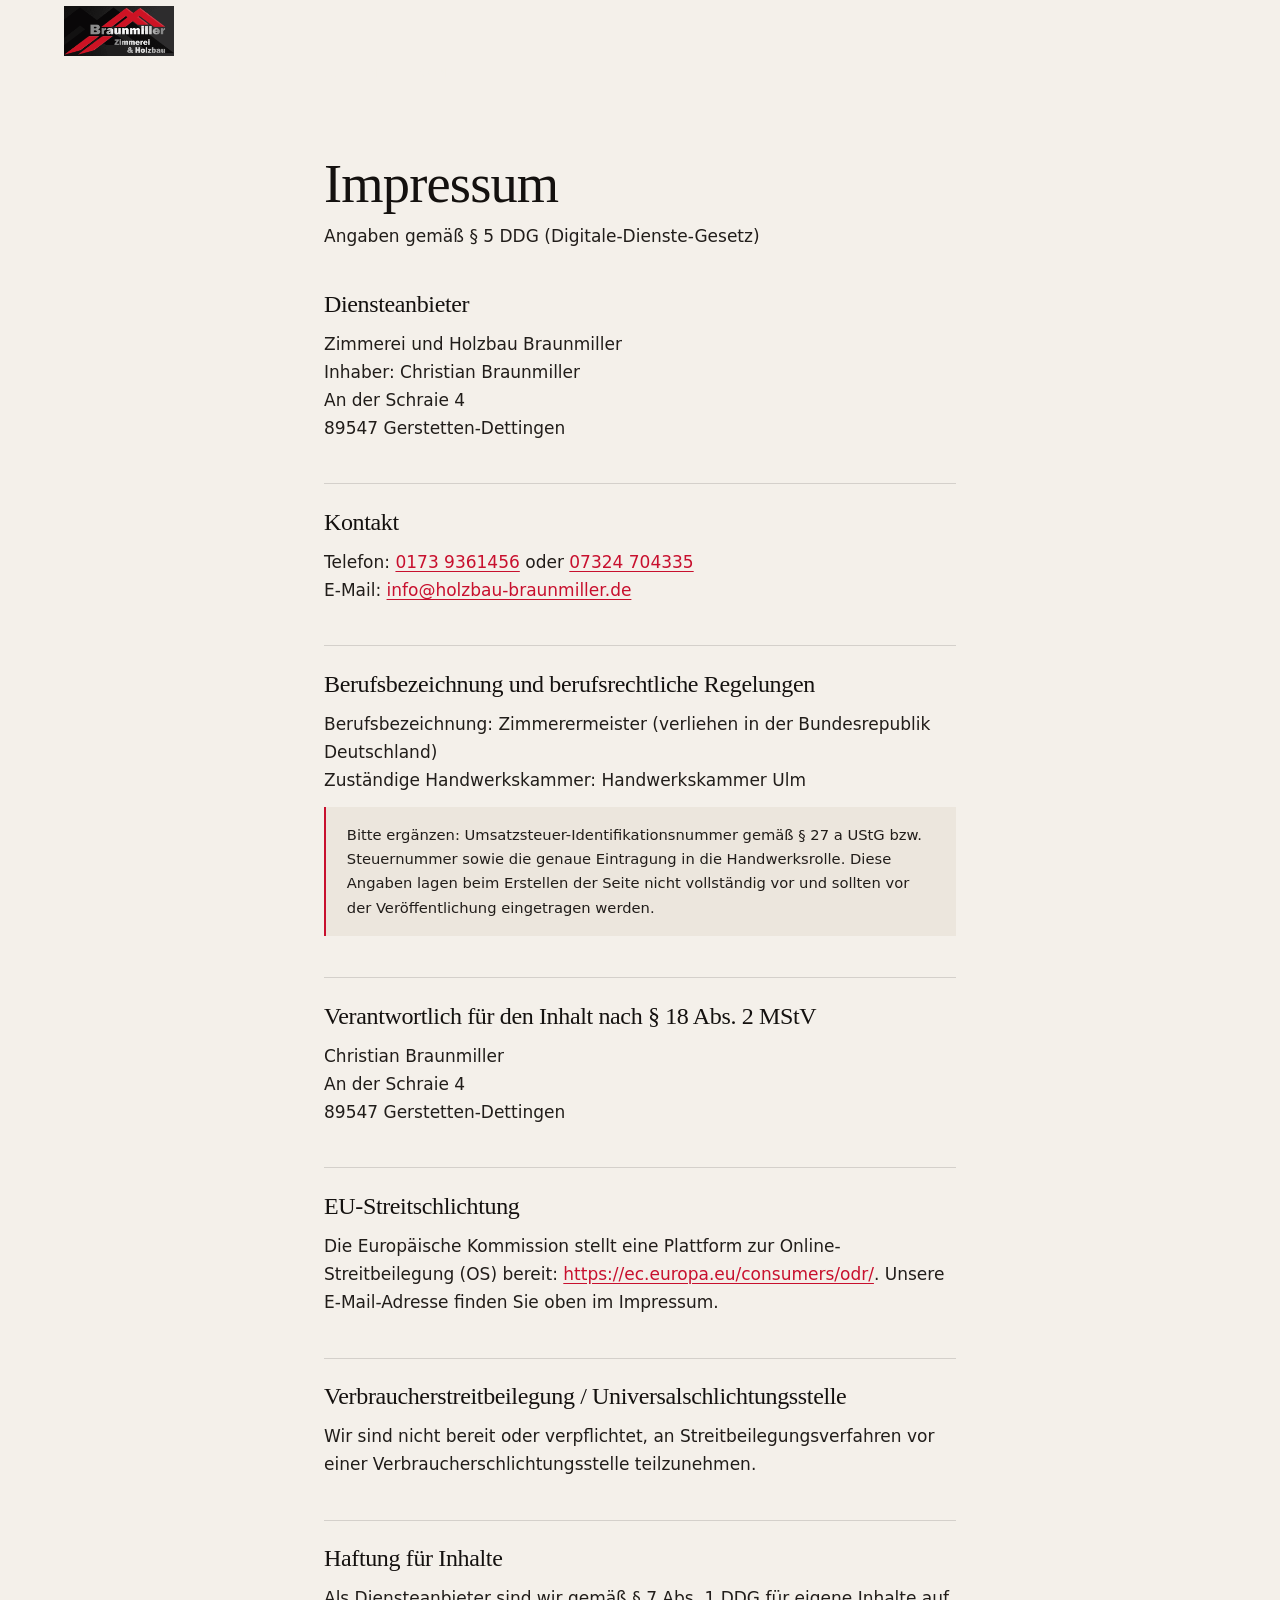
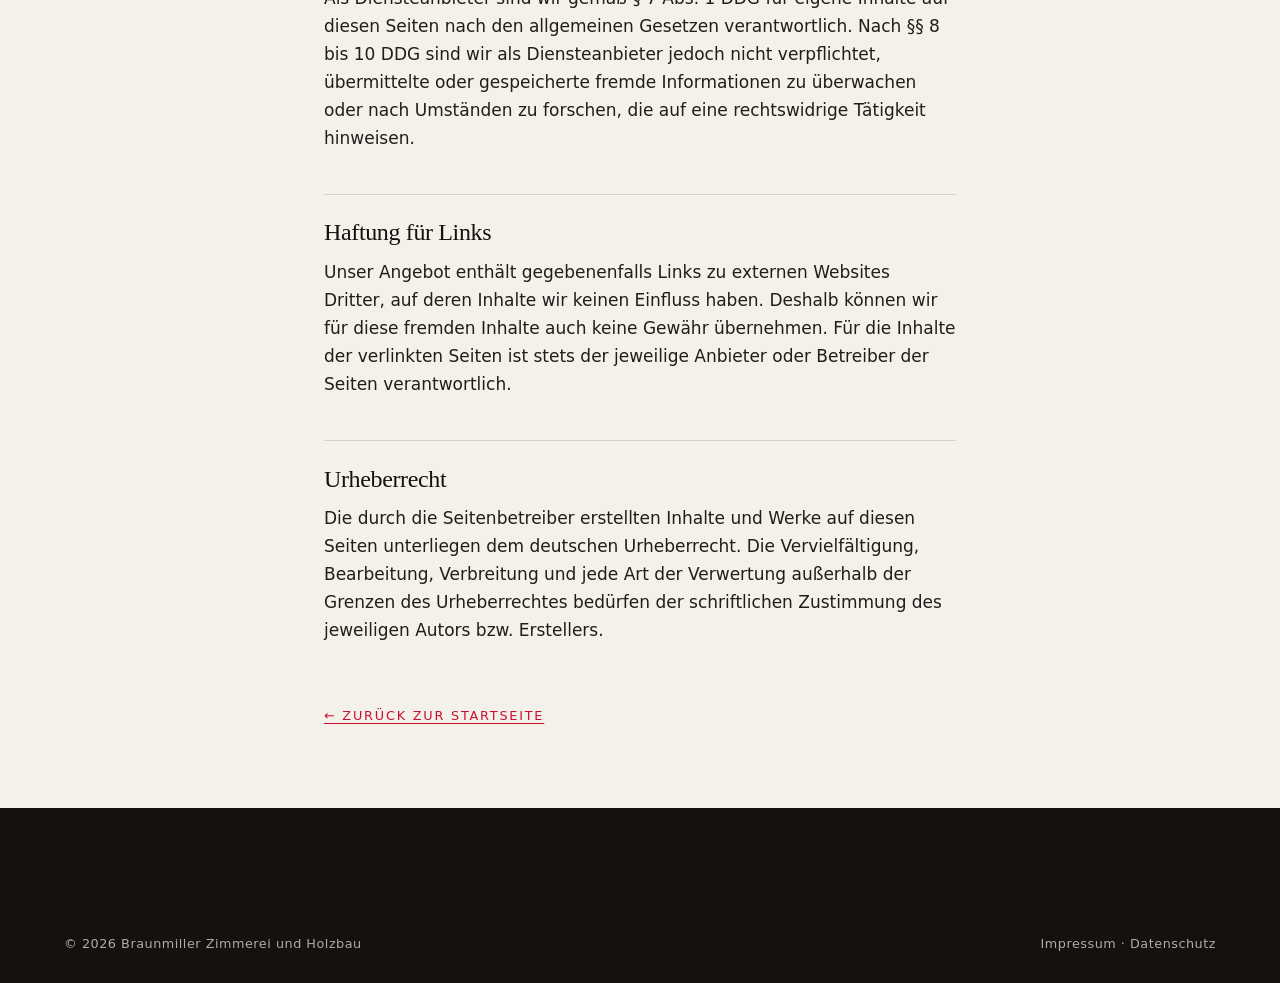
<file: impressum.html>
<!DOCTYPE html>
<html lang="de">
<head>
  <meta charset="utf-8">
  <meta name="viewport" content="width=device-width, initial-scale=1">
  <title>Impressum | Zimmerei und Holzbau Braunmiller</title>
  <meta name="description" content="Impressum der Zimmerei und Holzbau Braunmiller, Gerstetten-Dettingen.">
  <meta name="robots" content="noindex, follow">
  <link rel="preconnect" href="https://fonts.googleapis.com">
  <link rel="preconnect" href="https://fonts.gstatic.com" crossorigin>
  <link href="https://fonts.googleapis.com/css2?family=Hind:wght@300;400;500;600;700&family=Poppins:wght@500;600;700;800&display=swap" rel="stylesheet">
  <link rel="stylesheet" href="assets/css/style.css">
  <link rel="icon" type="image/png" href="assets/img/logo.png">
</head>
<body>
  <header class="site-header scrolled" id="header">
    <div class="container header__inner">
      <a href="index.html" class="brand" aria-label="Zur Startseite">
        <img src="assets/img/logo.png" alt="Braunmiller Zimmerei und Holzbau" class="brand__logo">
      </a>
      <nav class="nav" id="nav" aria-label="Hauptnavigation">
        <ul class="nav__list">
          <li><a href="index.html#top" class="nav__link">Start</a></li>
          <li><a href="index.html#leistungen" class="nav__link">Leistungen</a></li>
          <li><a href="index.html#referenzen" class="nav__link">Referenzen</a></li>
          <li><a href="index.html#kontakt" class="nav__link">Kontakt</a></li>
        </ul>
      </nav>
      <button class="nav-toggle" id="navToggle" aria-label="Menü öffnen" aria-expanded="false" aria-controls="nav">
        <span></span><span></span><span></span>
      </button>
    </div>
  </header>

  <main class="legal">
    <div class="container">
      <h1>Impressum</h1>
      <p class="legal__lead">Angaben gemäß § 5 DDG (Digitale-Dienste-Gesetz)</p>

      <h2>Diensteanbieter</h2>
      <p>
        Zimmerei und Holzbau Braunmiller<br>
        Inhaber: Christian Braunmiller<br>
        An der Schraie 4<br>
        89547 Gerstetten-Dettingen
      </p>

      <h2>Kontakt</h2>
      <p>
        Telefon: <a href="tel:+491739361456">0173 9361456</a> oder <a href="tel:+497324704335">07324 704335</a><br>
        E-Mail: <a href="mailto:info@holzbau-braunmiller.de">info@holzbau-braunmiller.de</a>
      </p>

      <h2>Berufsbezeichnung und berufsrechtliche Regelungen</h2>
      <p>
        Berufsbezeichnung: Zimmerermeister (verliehen in der Bundesrepublik Deutschland)<br>
        Zuständige Handwerkskammer: Handwerkskammer Ulm
      </p>
      <p class="legal__note">
        Bitte ergänzen: Umsatzsteuer-Identifikationsnummer gemäß § 27 a UStG bzw. Steuernummer sowie
        die genaue Eintragung in die Handwerksrolle. Diese Angaben lagen beim Erstellen der Seite nicht
        vollständig vor und sollten vor der Veröffentlichung eingetragen werden.
      </p>

      <h2>Verantwortlich für den Inhalt nach § 18 Abs. 2 MStV</h2>
      <p>
        Christian Braunmiller<br>
        An der Schraie 4<br>
        89547 Gerstetten-Dettingen
      </p>

      <h2>EU-Streitschlichtung</h2>
      <p>
        Die Europäische Kommission stellt eine Plattform zur Online-Streitbeilegung (OS) bereit:
        <a href="https://ec.europa.eu/consumers/odr/" target="_blank" rel="noopener">https://ec.europa.eu/consumers/odr/</a>.
        Unsere E-Mail-Adresse finden Sie oben im Impressum.
      </p>

      <h2>Verbraucherstreitbeilegung / Universalschlichtungsstelle</h2>
      <p>
        Wir sind nicht bereit oder verpflichtet, an Streitbeilegungsverfahren vor einer
        Verbraucherschlichtungsstelle teilzunehmen.
      </p>

      <h2>Haftung für Inhalte</h2>
      <p>
        Als Diensteanbieter sind wir gemäß § 7 Abs. 1 DDG für eigene Inhalte auf diesen Seiten nach den
        allgemeinen Gesetzen verantwortlich. Nach §§ 8 bis 10 DDG sind wir als Diensteanbieter jedoch nicht
        verpflichtet, übermittelte oder gespeicherte fremde Informationen zu überwachen oder nach Umständen zu
        forschen, die auf eine rechtswidrige Tätigkeit hinweisen.
      </p>

      <h2>Haftung für Links</h2>
      <p>
        Unser Angebot enthält gegebenenfalls Links zu externen Websites Dritter, auf deren Inhalte wir keinen
        Einfluss haben. Deshalb können wir für diese fremden Inhalte auch keine Gewähr übernehmen. Für die
        Inhalte der verlinkten Seiten ist stets der jeweilige Anbieter oder Betreiber der Seiten verantwortlich.
      </p>

      <h2>Urheberrecht</h2>
      <p>
        Die durch die Seitenbetreiber erstellten Inhalte und Werke auf diesen Seiten unterliegen dem deutschen
        Urheberrecht. Die Vervielfältigung, Bearbeitung, Verbreitung und jede Art der Verwertung außerhalb der
        Grenzen des Urheberrechtes bedürfen der schriftlichen Zustimmung des jeweiligen Autors bzw. Erstellers.
      </p>

      <a href="index.html" class="legal__back">← Zurück zur Startseite</a>
    </div>
  </main>

  <footer class="site-footer">
    <div class="footer__bar">
      <div class="container footer__bar-inner">
        <span>© <span id="year"></span> Braunmiller Zimmerei und Holzbau</span>
        <span class="footer__links"><a href="impressum.html">Impressum</a> · <a href="datenschutz.html">Datenschutz</a></span>
      </div>
    </div>
  </footer>

  <script src="assets/js/main.js"></script>
</body>
</html>
</file>
<file: assets/css/style.css>
/* =========================================================
   Zimmerei und Holzbau Braunmiller
   Corporate / Editorial Design System
   Display: Fraunces (Serif) · Text/UI: Inter
   Akzent Rot #dd2323 (aus Markenbestand), reduziert eingesetzt
   ========================================================= */

:root {
  /* Brand */
  --red: #c8102e;            /* tiefes, edleres Rot als Akzent */
  --red-bright: #dd2323;     /* Marken-Rot (Logo) */
  --red-deep: #8f0b20;

  /* Neutrals – warm */
  --ink: #14110f;            /* near black, warm */
  --ink-2: #211d1a;
  --charcoal: #2b2724;
  --paper: #f4f0ea;          /* warmes Off-White */
  --paper-2: #ece6dd;
  --sand: #d8cdbd;           /* Holz/Sand Hairline */
  --line: rgba(20,17,15,.14);
  --line-light: rgba(255,255,255,.16);
  --muted: #6f675e;          /* warm gray */
  --muted-light: rgba(255,255,255,.6);
  --white: #ffffff;

  --serif: 'Fraunces', Georgia, 'Times New Roman', serif;
  --sans: 'Inter', system-ui, sans-serif;

  --container: 1320px;
  --gutter: clamp(20px, 5vw, 80px);
  --transition: .5s cubic-bezier(.19,1,.22,1);
  --header-h: 92px;
}

* { margin: 0; padding: 0; box-sizing: border-box; }
html { scroll-behavior: smooth; scroll-padding-top: var(--header-h); -webkit-text-size-adjust: 100%; }

body {
  font-family: var(--sans);
  color: var(--ink);
  background: var(--paper);
  line-height: 1.65;
  font-size: 17px;
  font-weight: 400;
  -webkit-font-smoothing: antialiased;
  text-rendering: optimizeLegibility;
  overflow-x: hidden;
}

img { max-width: 100%; display: block; }
a { color: inherit; text-decoration: none; }
ul, ol { list-style: none; }

/* Type defaults */
h1, h2, h3 { font-family: var(--serif); font-weight: 400; line-height: 1.04; letter-spacing: -.015em; font-optical-sizing: auto; }

.container { width: 100%; max-width: var(--container); margin-inline: auto; padding-inline: var(--gutter); }

/* Reusable editorial bits ------------------------------------------------ */
.kicker {
  font-family: var(--sans); font-weight: 500; font-size: .72rem;
  letter-spacing: .28em; text-transform: uppercase; color: var(--muted);
  display: inline-flex; align-items: center; gap: .9rem;
}
.kicker::before { content: ''; width: 30px; height: 1px; background: var(--red); }
.kicker--light { color: var(--muted-light); }
.kicker--plain::before { display: none; }

.index-no {
  font-family: var(--serif); font-style: italic; font-size: .95rem; color: var(--red);
  letter-spacing: .02em;
}

.display {
  font-family: var(--serif);
  font-size: clamp(2.4rem, 6vw, 5.4rem);
  line-height: 1.02; letter-spacing: -.02em; font-weight: 400;
}
.display em { font-style: italic; }

.lede { font-size: clamp(1.15rem, 1.6vw, 1.4rem); line-height: 1.6; color: var(--ink-2); font-weight: 400; }
.muted { color: var(--muted); }

/* Buttons ---------------------------------------------------------------- */
.btn {
  display: inline-flex; align-items: center; justify-content: center; gap: .7em;
  font-family: var(--sans); font-weight: 500; font-size: .82rem;
  letter-spacing: .14em; text-transform: uppercase;
  padding: 1.15em 2.1em; border: 1px solid var(--ink); border-radius: 0;
  background: var(--ink); color: var(--paper);
  cursor: pointer; transition: var(--transition); position: relative; overflow: hidden;
}
.btn span { position: relative; z-index: 1; }
.btn::after { content: ''; position: absolute; inset: 0; background: var(--red); transform: translateY(101%); transition: var(--transition); z-index: 0; }
.btn:hover::after { transform: translateY(0); }
.btn:hover { border-color: var(--red); color: #fff; }

.btn--outline { background: transparent; color: var(--ink); }
.btn--outline:hover { color: #fff; }

.btn--light { background: transparent; color: var(--paper); border-color: rgba(255,255,255,.45); }
.btn--light:hover { border-color: var(--red); }

.btn--solid-red { background: var(--red); border-color: var(--red); color: #fff; }
.btn--solid-red::after { background: var(--ink); }
.btn--solid-red:hover { border-color: var(--ink); }

.link-arrow {
  font-family: var(--sans); font-weight: 500; font-size: .8rem; letter-spacing: .14em; text-transform: uppercase;
  display: inline-flex; align-items: center; gap: .7em; color: var(--ink); padding-bottom: .35em;
  border-bottom: 1px solid var(--line); transition: var(--transition);
}
.link-arrow svg { width: 18px; height: 18px; transition: transform .45s; }
.link-arrow:hover { border-color: var(--red); color: var(--red); }
.link-arrow:hover svg { transform: translateX(6px); }

/* Header ----------------------------------------------------------------- */
.site-header {
  position: fixed; inset: 0 0 auto 0; z-index: 100; height: var(--header-h);
  display: flex; align-items: center;
  transition: background var(--transition), height var(--transition), border-color var(--transition);
  border-bottom: 1px solid transparent;
}
.site-header__inner { display: flex; align-items: center; gap: 2rem; width: 100%; }
.site-header.scrolled, .site-header.solid {
  background: rgba(244,240,234,.9); backdrop-filter: blur(14px) saturate(1.2);
  border-bottom: 1px solid var(--line); height: 74px;
}
.brand { display: flex; align-items: center; gap: .9rem; }
.brand__logo { height: 50px; width: auto; transition: var(--transition); }
.site-header.scrolled .brand__logo, .site-header.solid .brand__logo { height: 42px; }

.nav { margin-left: auto; }
.nav__list { display: flex; gap: 2.4rem; align-items: center; }
.nav__link {
  font-family: var(--sans); font-weight: 500; font-size: .76rem; letter-spacing: .14em; text-transform: uppercase;
  color: var(--paper); position: relative; padding: .4em 0; transition: color .3s;
}
.nav__link::after { content: ''; position: absolute; left: 0; bottom: 0; width: 0; height: 1px; background: var(--red); transition: width .4s; }
.nav__link:hover::after, .nav__link.active::after { width: 100%; }
.site-header.scrolled .nav__link, .site-header.solid .nav__link { color: var(--ink); }

.header__contact {
  font-family: var(--sans); font-weight: 500; font-size: .76rem; letter-spacing: .14em; text-transform: uppercase;
  color: var(--paper); border: 1px solid rgba(255,255,255,.4); padding: .85em 1.5em; transition: var(--transition);
}
.site-header.scrolled .header__contact, .site-header.solid .header__contact { color: var(--ink); border-color: var(--line); }
.header__contact:hover { background: var(--red); border-color: var(--red); color: #fff; }

.nav-toggle { display: none; flex-direction: column; gap: 6px; background: none; border: 0; cursor: pointer; padding: 8px; margin-left: auto; }
.nav-toggle span { width: 28px; height: 1.5px; background: var(--paper); transition: var(--transition); }
.site-header.scrolled .nav-toggle span, .site-header.solid .nav-toggle span { background: var(--ink); }
.nav-toggle[aria-expanded="true"] span:nth-child(1) { transform: translateY(7.5px) rotate(45deg); }
.nav-toggle[aria-expanded="true"] span:nth-child(2) { opacity: 0; }
.nav-toggle[aria-expanded="true"] span:nth-child(3) { transform: translateY(-7.5px) rotate(-45deg); }

/* Hero (split) ----------------------------------------------------------- */
.hero { display: grid; grid-template-columns: 1.05fr .95fr; min-height: 100vh; background: var(--ink); }
.hero__left { display: flex; flex-direction: column; justify-content: center; padding: calc(var(--header-h) + 3rem) var(--gutter) 3rem; color: var(--paper); position: relative; }
.hero__left::after { content: ''; position: absolute; right: 0; top: 18%; bottom: 18%; width: 1px; background: var(--line-light); }
.hero__kicker { margin-bottom: 2.2rem; }
.hero__title { font-size: clamp(2.8rem, 5.2vw, 5.2rem); line-height: 1; color: var(--paper); }
.hero__title em { font-style: italic; color: #fff; }
.hero__title .accent { display: block; color: var(--red-bright); }
.hero__tagline { display: flex; gap: 1.6rem; flex-wrap: wrap; margin: 2.2rem 0; font-family: var(--sans); font-size: .78rem; letter-spacing: .22em; text-transform: uppercase; color: var(--muted-light); }
.hero__tagline span { position: relative; padding-left: 1.5rem; }
.hero__tagline span::before { content: ''; position: absolute; left: 0; top: 50%; width: 6px; height: 6px; background: var(--red); transform: translateY(-50%) rotate(45deg); }
.hero__lede { max-width: 30rem; color: rgba(255,255,255,.78); font-size: 1.08rem; }
.hero__actions { display: flex; gap: 1rem; margin-top: 2.6rem; flex-wrap: wrap; }
.hero__meta { display: flex; gap: 3rem; margin-top: auto; padding-top: 3rem; }
.hero__meta div { display: flex; flex-direction: column; }
.hero__meta dt { font-family: var(--sans); font-size: .68rem; letter-spacing: .2em; text-transform: uppercase; color: var(--muted-light); margin-bottom: .4rem; }
.hero__meta dd { font-family: var(--serif); font-size: 1.5rem; color: var(--paper); }

.hero__right { position: relative; overflow: hidden; }
.hero__img { position: absolute; inset: 0; background: url('../img/hero.jpg') center 30%/cover no-repeat; transform: scale(1.04); animation: heroPan 20s ease-in-out infinite alternate; }
@keyframes heroPan { to { transform: scale(1.12); } }
.hero__right::after { content: ''; position: absolute; inset: 0; background: linear-gradient(180deg, rgba(20,17,15,.35), transparent 30%, rgba(20,17,15,.25)); }
.hero__scroll { position: absolute; bottom: 2rem; left: 50%; transform: translateX(-50%); z-index: 2; font-family: var(--sans); font-size: .65rem; letter-spacing: .2em; text-transform: uppercase; color: #fff; display: flex; flex-direction: column; align-items: center; gap: .6rem; }
.hero__scroll::after { content: ''; width: 1px; height: 38px; background: rgba(255,255,255,.6); animation: scrollLine 1.8s ease-in-out infinite; transform-origin: top; }
@keyframes scrollLine { 0%,100% { transform: scaleY(.4); opacity: .4; } 50% { transform: scaleY(1); opacity: 1; } }

/* Marquee / statement ---------------------------------------------------- */
.statement { padding: clamp(5rem, 11vw, 9rem) 0; border-bottom: 1px solid var(--line); }
.statement__grid { display: grid; grid-template-columns: 1fr 1.8fr; gap: clamp(2rem,6vw,6rem); align-items: start; }
.statement__head { position: sticky; top: 120px; }
.statement p.big { font-family: var(--serif); font-size: clamp(1.7rem, 3vw, 2.7rem); line-height: 1.28; letter-spacing: -.01em; color: var(--ink); }
.statement p.big .hl { color: var(--red); font-style: italic; }
.statement__sub { margin-top: 2.2rem; max-width: 46rem; color: var(--muted); font-size: 1.05rem; }

/* Section frame ---------------------------------------------------------- */
.section { padding: clamp(5rem, 11vw, 9.5rem) 0; }
.section--dark { background: var(--ink); color: var(--paper); }
.section--paper2 { background: var(--paper-2); }
.section-head { display: flex; justify-content: space-between; align-items: flex-end; gap: 2rem; flex-wrap: wrap; margin-bottom: clamp(3rem,6vw,5rem); }
.section-head__title { max-width: 46rem; }
.section-head .display { margin-top: 1.4rem; }
.section-head .display.sm { font-size: clamp(2rem, 4vw, 3.4rem); }

/* Leistungen – editorial numbered list ----------------------------------- */
.services-list { border-top: 1px solid var(--line); }
.service-row {
  display: grid; grid-template-columns: 5rem 1fr 1.4fr auto; gap: 2rem; align-items: center;
  padding: 2rem 1rem; border-bottom: 1px solid var(--line);
  transition: background var(--transition), padding var(--transition), color var(--transition);
  position: relative;
}
.service-row::before { content: ''; position: absolute; left: 0; top: 0; bottom: 0; width: 0; background: var(--red); transition: width var(--transition); }
.service-row:hover { background: var(--ink); color: var(--paper); padding-left: 2rem; }
.service-row:hover::before { width: 4px; }
.service-row:hover .service-row__no, .service-row:hover .service-row__desc { color: rgba(255,255,255,.6); }
.service-row:hover .service-row__plus { color: #fff; border-color: rgba(255,255,255,.4); transform: rotate(90deg); }
.service-row__no { font-family: var(--serif); font-style: italic; font-size: 1.1rem; color: var(--red); }
.service-row__name { font-family: var(--serif); font-size: clamp(1.4rem, 2.4vw, 2.1rem); line-height: 1.1; }
.service-row__desc { color: var(--muted); font-size: .98rem; }
.service-row__plus { width: 42px; height: 42px; border: 1px solid var(--line); border-radius: 50%; display: grid; place-items: center; font-size: 1.1rem; color: var(--ink); transition: var(--transition); }

/* About ------------------------------------------------------------------ */
.about__grid { display: grid; grid-template-columns: 1fr 1fr; gap: clamp(2.5rem, 6vw, 6rem); align-items: center; }
.about__media { position: relative; }
.about__media img { width: 100%; aspect-ratio: 5/6; object-fit: cover; }
.about__media .frame-no { position: absolute; left: -1px; top: -1px; background: var(--ink); color: var(--paper); font-family: var(--serif); font-style: italic; padding: .6rem 1.2rem; font-size: .95rem; }
.about__media figcaption { font-family: var(--sans); font-size: .72rem; letter-spacing: .18em; text-transform: uppercase; color: var(--muted); margin-top: 1rem; }
.about__intro { margin: 1.6rem 0 2.4rem; color: var(--ink-2); }
.about__intro strong { font-weight: 600; }

.timeline { border-top: 1px solid var(--line); }
.timeline li { display: grid; grid-template-columns: 8.5rem 1fr; gap: 1.5rem; padding: 1.15rem 0; border-bottom: 1px solid var(--line); align-items: baseline; transition: var(--transition); }
.timeline li:hover { padding-left: .6rem; }
.timeline__year { font-family: var(--serif); font-style: italic; font-size: 1.05rem; color: var(--red); }
.timeline__text { color: var(--ink-2); font-size: 1rem; }

/* Stats ------------------------------------------------------------------ */
.stats { border-top: 1px solid var(--line-light); margin-top: clamp(3rem,6vw,5rem); padding-top: clamp(2.5rem,5vw,4rem); }
.stats__grid { display: grid; grid-template-columns: repeat(4, 1fr); gap: 2rem; }
.stat__num { display: block; font-family: var(--serif); font-size: clamp(2.4rem, 5vw, 3.6rem); line-height: 1; color: var(--paper); }
.stat__num em { color: var(--red-bright); font-style: normal; }
.stat__label { display: block; margin-top: .9rem; font-size: .72rem; letter-spacing: .18em; text-transform: uppercase; color: var(--muted-light); }

/* References – cinematic ------------------------------------------------- */
.refs__feature { position: relative; height: clamp(380px, 60vh, 680px); overflow: hidden; }
.refs__feature img { width: 100%; height: 100%; object-fit: cover; transition: transform 1.2s cubic-bezier(.19,1,.22,1); }
.refs__feature:hover img { transform: scale(1.06); }
.refs__feature::after { content: ''; position: absolute; inset: 0; background: linear-gradient(0deg, rgba(20,17,15,.7), transparent 55%); }
.refs__caption { position: absolute; left: var(--gutter); right: var(--gutter); bottom: clamp(2rem,5vw,3.5rem); z-index: 2; display: flex; justify-content: space-between; align-items: flex-end; gap: 2rem; flex-wrap: wrap; color: var(--paper); }
.refs__caption h3 { font-size: clamp(1.8rem, 4vw, 3rem); color: var(--paper); max-width: 22ch; }
.refs__pair { display: grid; grid-template-columns: 1fr 1fr; gap: 2px; }
.refs__pair figure { position: relative; height: clamp(280px, 40vh, 460px); overflow: hidden; }
.refs__pair img { width: 100%; height: 100%; object-fit: cover; transition: transform 1.2s cubic-bezier(.19,1,.22,1); }
.refs__pair figure:hover img { transform: scale(1.06); }
.refs__pair figcaption { position: absolute; left: 1.6rem; bottom: 1.4rem; z-index: 2; color: #fff; font-family: var(--serif); font-size: 1.3rem; }
.refs__pair figure::after { content: ''; position: absolute; inset: 0; background: linear-gradient(0deg, rgba(20,17,15,.55), transparent 60%); }

/* Career ----------------------------------------------------------------- */
.career__grid { display: grid; grid-template-columns: 1fr 1fr; gap: clamp(2.5rem,6vw,6rem); align-items: center; }
.career__list { margin: 2rem 0; }
.career__list li { padding: 1rem 0; border-bottom: 1px solid var(--line-light); display: flex; gap: 1rem; align-items: center; color: rgba(255,255,255,.82); }
.career__list li::before { content: ''; width: 7px; height: 7px; background: var(--red); transform: rotate(45deg); flex: 0 0 7px; }
.career__cta { display: flex; flex-direction: column; gap: 1.2rem; align-items: flex-start; }
.career__mail { font-family: var(--serif); font-style: italic; font-size: 1.4rem; color: var(--paper); }

/* Contact ---------------------------------------------------------------- */
.contact__grid { display: grid; grid-template-columns: 1fr 1.1fr; gap: clamp(2.5rem,6vw,6rem); }
.contact__list { border-top: 1px solid var(--line); margin-top: 2rem; }
.contact__list li { display: grid; grid-template-columns: 9rem 1fr; gap: 1rem; padding: 1.5rem 0; border-bottom: 1px solid var(--line); }
.contact__list dt { font-size: .72rem; letter-spacing: .18em; text-transform: uppercase; color: var(--muted); padding-top: .25rem; }
.contact__list dd { font-family: var(--serif); font-size: 1.25rem; line-height: 1.4; }
.contact__list dd a { transition: color .3s; }
.contact__list dd a:hover { color: var(--red); }
.contact__quality { margin-top: 2.5rem; font-family: var(--serif); font-style: italic; font-size: 1.35rem; color: var(--ink); }

.contact__form { background: var(--white); padding: clamp(1.8rem, 4vw, 3rem); border: 1px solid var(--line); }
.field { margin-bottom: 1.6rem; }
.field label { display: block; font-size: .7rem; letter-spacing: .16em; text-transform: uppercase; color: var(--muted); margin-bottom: .7rem; }
.field input, .field select, .field textarea {
  width: 100%; padding: .9rem 0; border: 0; border-bottom: 1px solid var(--line);
  font-family: var(--sans); font-size: 1.05rem; background: transparent; color: var(--ink); transition: border-color .3s;
}
.field input:focus, .field select:focus, .field textarea:focus { outline: none; border-color: var(--red); }
.field textarea { resize: vertical; }
.field--row { display: grid; grid-template-columns: 1fr 1fr; gap: 1.6rem; }
.form__note { font-size: .82rem; color: var(--muted); margin-top: 1.2rem; }

/* Footer ------------------------------------------------------------------ */
.site-footer { background: var(--ink); color: rgba(255,255,255,.65); padding-top: clamp(4rem,8vw,6rem); }
.footer__top { display: grid; grid-template-columns: 1.6fr 1fr 1fr 1.2fr; gap: 2.5rem; padding-bottom: 4rem; border-bottom: 1px solid var(--line-light); }
.footer__logo { height: 58px; margin-bottom: 1.4rem; }
.footer__brand p { max-width: 24rem; font-size: .95rem; }
.footer__tag { font-family: var(--serif); font-style: italic; color: var(--paper); margin-top: 1rem; font-size: 1.1rem; }
.footer__col h4 { font-family: var(--sans); font-size: .72rem; letter-spacing: .2em; text-transform: uppercase; color: var(--muted-light); margin-bottom: 1.4rem; font-weight: 600; }
.footer__col li { margin-bottom: .7rem; }
.footer__col a:hover, .footer__col li:hover { color: var(--red-bright); }
.footer__bar { padding: 1.8rem 0; }
.footer__bar-inner { display: flex; justify-content: space-between; gap: 1rem; flex-wrap: wrap; font-size: .8rem; letter-spacing: .04em; }
.footer__bar a:hover { color: var(--red-bright); }
.footer__wordmark { font-family: var(--serif); font-size: clamp(3rem, 13vw, 11rem); line-height: .9; color: transparent; -webkit-text-stroke: 1px rgba(255,255,255,.1); text-stroke: 1px rgba(255,255,255,.1); letter-spacing: -.02em; padding: 2rem 0 1rem; user-select: none; }

/* Legal pages ------------------------------------------------------------ */
.legal { padding: calc(var(--header-h) + 4rem) 0 5rem; }
.legal .container { max-width: 760px; }
.legal h1 { font-size: clamp(2.2rem, 5vw, 3.4rem); margin-bottom: .6rem; }
.legal__lede { color: var(--muted); margin-bottom: 3rem; font-size: 1.05rem; }
.legal h2 { font-family: var(--serif); font-size: 1.5rem; margin: 2.6rem 0 .8rem; padding-top: 1.6rem; border-top: 1px solid var(--line); }
.legal h2:first-of-type { border-top: 0; padding-top: 0; }
.legal h3 { font-family: var(--sans); font-size: 1rem; font-weight: 600; margin: 1.3rem 0 .4rem; }
.legal p, .legal li { color: var(--ink-2); margin-bottom: .8rem; }
.legal ul { list-style: disc; padding-left: 1.4rem; margin-bottom: 1rem; }
.legal a { color: var(--red); text-decoration: underline; text-underline-offset: 3px; }
.legal__note { background: var(--paper-2); border-left: 2px solid var(--red); padding: 1rem 1.3rem; font-size: .92rem; color: var(--muted); }
.legal__back { display: inline-flex; align-items: center; gap: .5rem; margin-top: 3rem; font-size: .8rem; letter-spacing: .14em; text-transform: uppercase; color: var(--red); }

/* Reveal ----------------------------------------------------------------- */
.reveal { opacity: 0; transform: translateY(28px); transition: opacity 1s cubic-bezier(.19,1,.22,1), transform 1s cubic-bezier(.19,1,.22,1); }
.reveal.in { opacity: 1; transform: none; }
.reveal-d1 { transition-delay: .08s; }
.reveal-d2 { transition-delay: .16s; }
.reveal-d3 { transition-delay: .24s; }

/* Responsive ------------------------------------------------------------- */
@media (max-width: 1080px) {
  .statement__grid, .about__grid, .career__grid, .contact__grid { grid-template-columns: 1fr; }
  .statement__head { position: static; }
  .service-row { grid-template-columns: 3rem 1fr auto; }
  .service-row__desc { display: none; }
  .footer__top { grid-template-columns: 1fr 1fr; gap: 3rem; }
}
@media (max-width: 860px) {
  :root { --header-h: 74px; }
  .hero { grid-template-columns: 1fr; }
  .hero__left { min-height: auto; padding-block: calc(var(--header-h) + 3.5rem) 4rem; }
  .hero__left::after { display: none; }
  .hero__right { min-height: 60vh; }
  .nav, .header__contact { display: none; }
  .nav-toggle { display: flex; }
  .nav.open { display: block; position: fixed; inset: var(--header-h) 0 auto 0; background: var(--ink); padding: 1rem var(--gutter) 2rem; }
  .nav.open .nav__list { flex-direction: column; align-items: stretch; gap: 0; }
  .nav.open .nav__link { color: var(--paper); padding: 1.1rem 0; border-bottom: 1px solid var(--line-light); font-size: .85rem; }
  .stats__grid { grid-template-columns: 1fr 1fr; gap: 2.5rem 2rem; }
  .refs__pair { grid-template-columns: 1fr; }
  .field--row { grid-template-columns: 1fr; }
}
@media (max-width: 480px) {
  .footer__top { grid-template-columns: 1fr; }
  .hero__meta { gap: 2rem; }
  .timeline li { grid-template-columns: 1fr; gap: .2rem; }
  .contact__list li { grid-template-columns: 1fr; gap: .3rem; }
}

@media (prefers-reduced-motion: reduce) {
  * { animation: none !important; scroll-behavior: auto; }
  .reveal { opacity: 1; transform: none; transition: none; }
}
</file>
